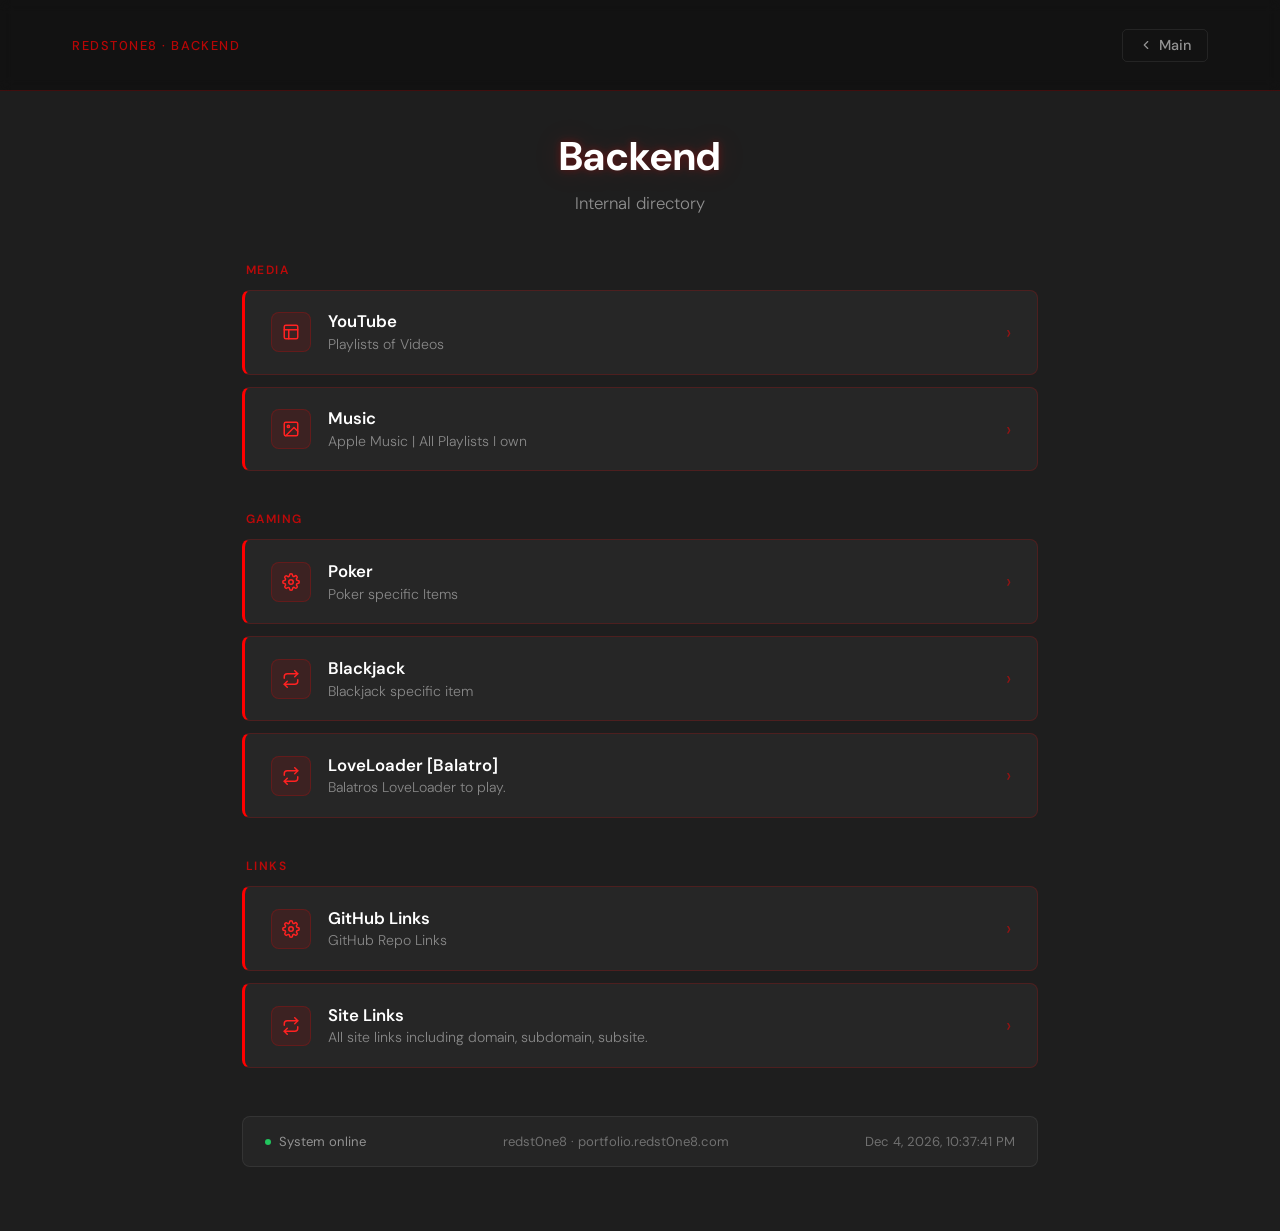
<file: old/index.html>
<!DOCTYPE html>
<html lang="en">
<head>
    <meta charset="UTF-8">
    <meta name="viewport" content="width=device-width, initial-scale=1.0">
    <title>Backend — redst0ne8</title>
    <link href="https://fonts.googleapis.com/css2?family=DM+Sans:ital,opsz,wght@0,9..40,300;0,9..40,400;0,9..40,500;0,9..40,700&display=swap" rel="stylesheet">
    <link rel="stylesheet" href="/style.css">
</head>
<body>

    <nav class="navbar">
        <div class="nav-container">
            <span class="nav-brand">redst0ne8 · Backend</span>
            <a class="nav-back" href="/backend/index.html">
                <svg width="14" height="14" viewBox="0 0 24 24" fill="none" stroke="currentColor" stroke-width="2" stroke-linecap="round" stroke-linejoin="round" aria-hidden="true"><polyline points="15 18 9 12 15 6"/></svg>
                Main
            </a>
        </div>
    </nav>

    <main class="backend-page">

        <div class="backend-header">
            <h1 class="backend-title">Backend</h1>
            <p class="backend-subtitle">Internal directory</p>
        </div>

        <!-- Media -->
        <p class="section-label">Media</p>
        <div class="dir-list">

            <a class="dir-card" href="media/youtube/main">
                <div class="dir-card-left">
                    <div class="dir-icon">
                        <svg width="18" height="18" viewBox="0 0 24 24" fill="none" stroke="currentColor" stroke-width="2" stroke-linecap="round" stroke-linejoin="round"><rect x="3" y="3" width="18" height="18" rx="2"/><path d="M3 9h18M9 21V9"/></svg>
                    </div>
                    <div class="dir-info">
                        <span class="dir-name">YouTube</span>
                        <span class="dir-desc">Playlists of Videos</span>
                    </div>
                </div>
                <span class="dir-arrow">›</span>
            </a>

            <a class="dir-card" href="media/apple-music/main">
                <div class="dir-card-left">
                    <div class="dir-icon">
                        <svg width="18" height="18" viewBox="0 0 24 24" fill="none" stroke="currentColor" stroke-width="2" stroke-linecap="round" stroke-linejoin="round"><rect x="3" y="3" width="18" height="18" rx="2" ry="2"/><circle cx="8.5" cy="8.5" r="1.5"/><polyline points="21 15 16 10 5 21"/></svg>
                    </div>
                    <div class="dir-info">
                        <span class="dir-name">Music</span>
                        <span class="dir-desc">Apple Music | All Playlists I own</span>
                    </div>
                </div>
                <span class="dir-arrow">›</span>
            </a>

        </div>

        <!-- Gaming -->
        <p class="section-label">Gaming</p>
        <div class="dir-list">

            <a class="dir-card" href="gaming/poker/poker-links">
                <div class="dir-card-left">
                    <div class="dir-icon">
                        <svg width="18" height="18" viewBox="0 0 24 24" fill="none" stroke="currentColor" stroke-width="2" stroke-linecap="round" stroke-linejoin="round"><circle cx="12" cy="12" r="3"/><path d="M19.4 15a1.65 1.65 0 0 0 .33 1.82l.06.06a2 2 0 0 1-2.83 2.83l-.06-.06a1.65 1.65 0 0 0-1.82-.33 1.65 1.65 0 0 0-1 1.51V21a2 2 0 0 1-4 0v-.09A1.65 1.65 0 0 0 9 19.4a1.65 1.65 0 0 0-1.82.33l-.06.06a2 2 0 0 1-2.83-2.83l.06-.06A1.65 1.65 0 0 0 4.68 15a1.65 1.65 0 0 0-1.51-1H3a2 2 0 0 1 0-4h.09A1.65 1.65 0 0 0 4.6 9a1.65 1.65 0 0 0-.33-1.82l-.06-.06a2 2 0 0 1 2.83-2.83l.06.06A1.65 1.65 0 0 0 9 4.68a1.65 1.65 0 0 0 1-1.51V3a2 2 0 0 1 4 0v.09a1.65 1.65 0 0 0 1 1.51 1.65 1.65 0 0 0 1.82-.33l.06-.06a2 2 0 0 1 2.83 2.83l-.06.06A1.65 1.65 0 0 0 19.4 9a1.65 1.65 0 0 0 1.51 1H21a2 2 0 0 1 0 4h-.09a1.65 1.65 0 0 0-1.51 1z"/></svg>
                    </div>
                    <div class="dir-info">
                        <span class="dir-name">Poker</span>
                        <span class="dir-desc">Poker specific Items</span>
                    </div>
                </div>
                <span class="dir-arrow">›</span>
            </a>

            <a class="dir-card" href="gaming/blackjack/main">
                <div class="dir-card-left">
                    <div class="dir-icon">
                        <svg width="18" height="18" viewBox="0 0 24 24" fill="none" stroke="currentColor" stroke-width="2" stroke-linecap="round" stroke-linejoin="round"><polyline points="17 1 21 5 17 9"/><path d="M3 11V9a4 4 0 0 1 4-4h14"/><polyline points="7 23 3 19 7 15"/><path d="M21 13v2a4 4 0 0 1-4 4H3"/></svg>
                    </div>
                    <div class="dir-info">
                        <span class="dir-name">Blackjack</span>
                        <span class="dir-desc">Blackjack specific item</span>
                    </div>
                </div>
                <span class="dir-arrow">›</span>
            </a>

            <a class="dir-card" href="gaming/loveloader/index">
                <div class="dir-card-left">
                    <div class="dir-icon">
                        <svg width="18" height="18" viewBox="0 0 24 24" fill="none" stroke="currentColor" stroke-width="2" stroke-linecap="round" stroke-linejoin="round"><polyline points="17 1 21 5 17 9"/><path d="M3 11V9a4 4 0 0 1 4-4h14"/><polyline points="7 23 3 19 7 15"/><path d="M21 13v2a4 4 0 0 1-4 4H3"/></svg>
                    </div>
                    <div class="dir-info">
                        <span class="dir-name">LoveLoader [Balatro]</span>
                        <span class="dir-desc">Balatros LoveLoader to play.</span>
                    </div>
                </div>
                <span class="dir-arrow">›</span>
            </a>

        </div>

        <!-- Links -->
        <p class="section-label">Links</p>
        <div class="dir-list">

            <a class="dir-card" href="links/gh-repos.html">
                <div class="dir-card-left">
                    <div class="dir-icon">
                        <svg width="18" height="18" viewBox="0 0 24 24" fill="none" stroke="currentColor" stroke-width="2" stroke-linecap="round" stroke-linejoin="round"><circle cx="12" cy="12" r="3"/><path d="M19.4 15a1.65 1.65 0 0 0 .33 1.82l.06.06a2 2 0 0 1-2.83 2.83l-.06-.06a1.65 1.65 0 0 0-1.82-.33 1.65 1.65 0 0 0-1 1.51V21a2 2 0 0 1-4 0v-.09A1.65 1.65 0 0 0 9 19.4a1.65 1.65 0 0 0-1.82.33l-.06.06a2 2 0 0 1-2.83-2.83l.06-.06A1.65 1.65 0 0 0 4.68 15a1.65 1.65 0 0 0-1.51-1H3a2 2 0 0 1 0-4h.09A1.65 1.65 0 0 0 4.6 9a1.65 1.65 0 0 0-.33-1.82l-.06-.06a2 2 0 0 1 2.83-2.83l.06.06A1.65 1.65 0 0 0 9 4.68a1.65 1.65 0 0 0 1-1.51V3a2 2 0 0 1 4 0v.09a1.65 1.65 0 0 0 1 1.51 1.65 1.65 0 0 0 1.82-.33l.06-.06a2 2 0 0 1 2.83 2.83l-.06.06A1.65 1.65 0 0 0 19.4 9a1.65 1.65 0 0 0 1.51 1H21a2 2 0 0 1 0 4h-.09a1.65 1.65 0 0 0-1.51 1z"/></svg>
                    </div>
                    <div class="dir-info">
                        <span class="dir-name">GitHub Links</span>
                        <span class="dir-desc">GitHub Repo Links</span>
                    </div>
                </div>
                <span class="dir-arrow">›</span>
            </a>

            <a class="dir-card" href="links/site-links">
                <div class="dir-card-left">
                    <div class="dir-icon">
                        <svg width="18" height="18" viewBox="0 0 24 24" fill="none" stroke="currentColor" stroke-width="2" stroke-linecap="round" stroke-linejoin="round"><polyline points="17 1 21 5 17 9"/><path d="M3 11V9a4 4 0 0 1 4-4h14"/><polyline points="7 23 3 19 7 15"/><path d="M21 13v2a4 4 0 0 1-4 4H3"/></svg>
                    </div>
                    <div class="dir-info">
                        <span class="dir-name">Site Links</span>
                        <span class="dir-desc">All site links including domain, subdomain, subsite.</span>
                    </div>
                </div>
                <span class="dir-arrow">›</span>
            </a>

        </div>

        <!-- Status bar -->
        <div class="status-bar">
            <div class="status-item">
                <span class="status-dot"></span>
                <span class="status-label">System online</span>
            </div>
            <div class="status-item">
                <span>redst0ne8 · portfolio.redst0ne8.com</span>
            </div>
            <div class="status-item" id="ts"></div>
        </div>

    </main>

    <script>
        function updateTs() {
            const el = document.getElementById('ts');
            const now = new Date();
            el.textContent = now.toLocaleString('en-US', {
                month: 'short', day: 'numeric', year: 'numeric',
                hour: '2-digit', minute: '2-digit', second: '2-digit'
            });
        }
        updateTs();
        setInterval(updateTs, 1000);
    </script>

</body>
</html>
</file>
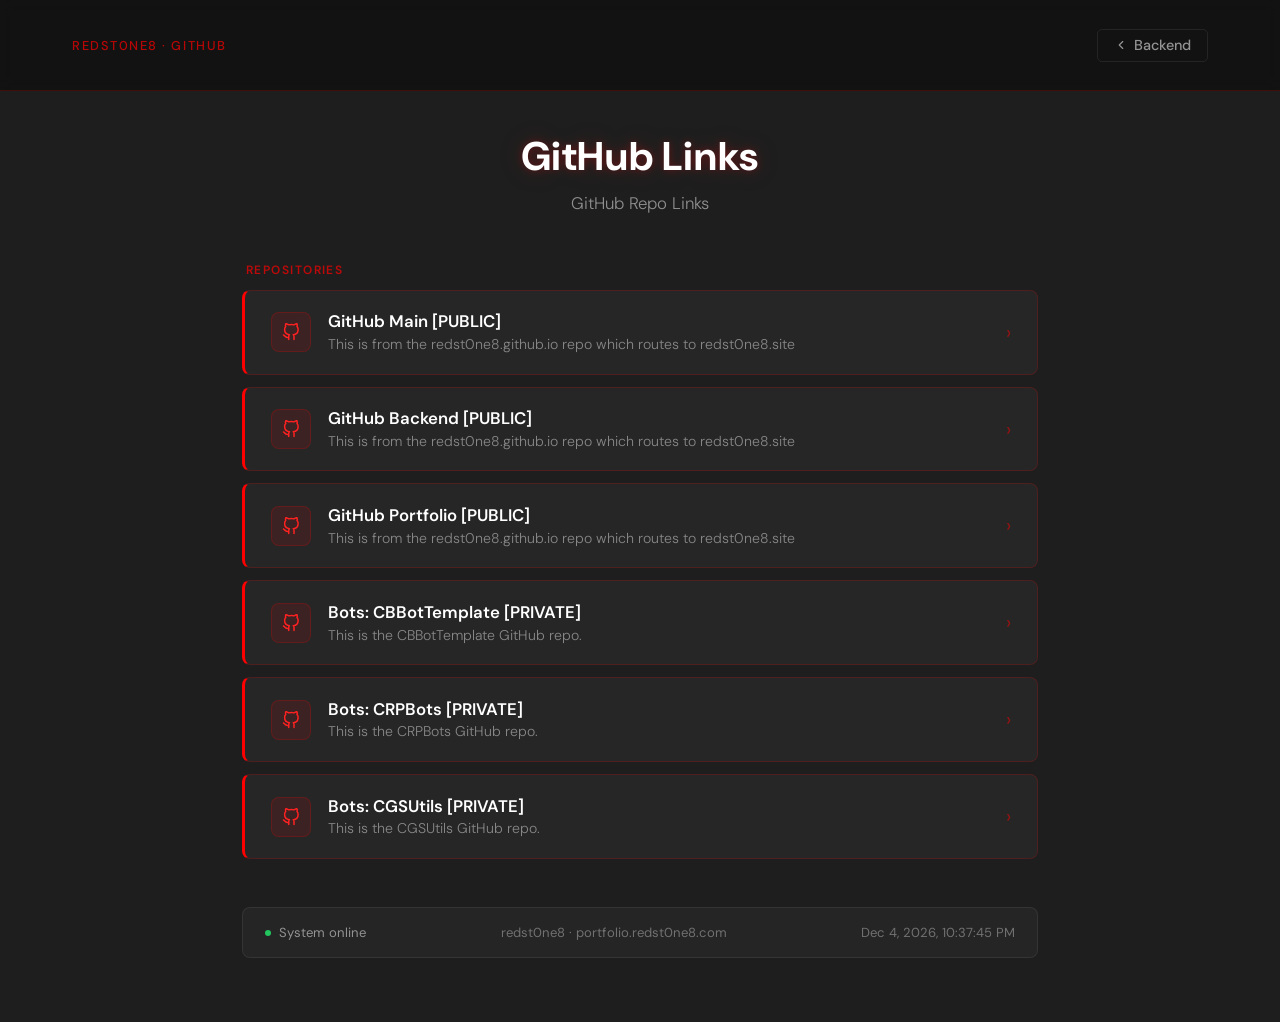
<file: links/gh-repos.html>
<!DOCTYPE html>
<html lang="en">
<head>
    <meta charset="UTF-8">
    <meta name="viewport" content="width=device-width, initial-scale=1.0">
    <title>GitHub Links — redst0ne8</title>
    <link href="https://fonts.googleapis.com/css2?family=DM+Sans:ital,opsz,wght@0,9..40,300;0,9..40,400;0,9..40,500;0,9..40,700&display=swap" rel="stylesheet">
    <link rel="stylesheet" href="/style.css">
</head>
<body>

    <nav class="navbar">
        <div class="nav-container">
            <span class="nav-brand">redst0ne8 · GitHub</span>
            <a class="nav-back" href="/backend/index.html">
                <svg width="14" height="14" viewBox="0 0 24 24" fill="none" stroke="currentColor" stroke-width="2" stroke-linecap="round" stroke-linejoin="round" aria-hidden="true"><polyline points="15 18 9 12 15 6"/></svg>
                Backend
            </a>
        </div>
    </nav>

    <main class="backend-page">

        <div class="backend-header">
            <h1 class="backend-title">GitHub Links</h1>
            <p class="backend-subtitle">GitHub Repo Links</p>
        </div>

        <p class="section-label">Repositories</p>
        <div class="dir-list">

            <!-- ↓ TEMPLATE — duplicate this block for each repo, update href/dir-name/dir-desc -->
            <a class="dir-card" href="https://github.com/redst0ne8/redst0ne8.github.io" target="_blank" rel="noopener">
                <div class="dir-card-left">
                    <div class="dir-icon">
                        <svg width="18" height="18" viewBox="0 0 24 24" fill="none" stroke="currentColor" stroke-width="2" stroke-linecap="round" stroke-linejoin="round"><path d="M9 19c-5 1.5-5-2.5-7-3m14 6v-3.87a3.37 3.37 0 0 0-.94-2.61c3.14-.35 6.44-1.54 6.44-7A5.44 5.44 0 0 0 20 4.77 5.07 5.07 0 0 0 19.91 1S18.73.65 16 2.48a13.38 13.38 0 0 0-7 0C6.27.65 5.09 1 5.09 1A5.07 5.07 0 0 0 5 4.77a5.44 5.44 0 0 0-1.5 3.78c0 5.42 3.3 6.61 6.44 7A3.37 3.37 0 0 0 9 18.13V22"/></svg>
                    </div>
                    <div class="dir-info">
                        <span class="dir-name">GitHub Main [PUBLIC]</span>
                        <span class="dir-desc">This is from the redst0ne8.github.io repo which routes to redst0ne8.site</span>
                    </div>
                </div>
                <span class="dir-arrow">›</span>
            </a>
            <!-- ↑ END TEMPLATE -->

            <a class="dir-card" href="https://github.com/redst0ne8/redst0ne8.github.io" target="_blank" rel="noopener">
                <div class="dir-card-left">
                    <div class="dir-icon">
                        <svg width="18" height="18" viewBox="0 0 24 24" fill="none" stroke="currentColor" stroke-width="2" stroke-linecap="round" stroke-linejoin="round"><path d="M9 19c-5 1.5-5-2.5-7-3m14 6v-3.87a3.37 3.37 0 0 0-.94-2.61c3.14-.35 6.44-1.54 6.44-7A5.44 5.44 0 0 0 20 4.77 5.07 5.07 0 0 0 19.91 1S18.73.65 16 2.48a13.38 13.38 0 0 0-7 0C6.27.65 5.09 1 5.09 1A5.07 5.07 0 0 0 5 4.77a5.44 5.44 0 0 0-1.5 3.78c0 5.42 3.3 6.61 6.44 7A3.37 3.37 0 0 0 9 18.13V22"/></svg>
                    </div>
                    <div class="dir-info">
                        <span class="dir-name">GitHub Backend [PUBLIC]</span>
                        <span class="dir-desc">This is from the redst0ne8.github.io repo which routes to redst0ne8.site</span>
                    </div>
                </div>
                <span class="dir-arrow">›</span>
            </a>

            <a class="dir-card" href="https://github.com/redst0ne8/redst0ne8.github.io" target="_blank" rel="noopener">
                <div class="dir-card-left">
                    <div class="dir-icon">
                        <svg width="18" height="18" viewBox="0 0 24 24" fill="none" stroke="currentColor" stroke-width="2" stroke-linecap="round" stroke-linejoin="round"><path d="M9 19c-5 1.5-5-2.5-7-3m14 6v-3.87a3.37 3.37 0 0 0-.94-2.61c3.14-.35 6.44-1.54 6.44-7A5.44 5.44 0 0 0 20 4.77 5.07 5.07 0 0 0 19.91 1S18.73.65 16 2.48a13.38 13.38 0 0 0-7 0C6.27.65 5.09 1 5.09 1A5.07 5.07 0 0 0 5 4.77a5.44 5.44 0 0 0-1.5 3.78c0 5.42 3.3 6.61 6.44 7A3.37 3.37 0 0 0 9 18.13V22"/></svg>
                    </div>
                    <div class="dir-info">
                        <span class="dir-name">GitHub Portfolio [PUBLIC]</span>
                        <span class="dir-desc">This is from the redst0ne8.github.io repo which routes to redst0ne8.site</span>
                    </div>
                </div>
                <span class="dir-arrow">›</span>
            </a>

            <a class="dir-card" href="https://github.com/redst0ne8/redst0ne8.github.io" target="_blank" rel="noopener">
                <div class="dir-card-left">
                    <div class="dir-icon">
                        <svg width="18" height="18" viewBox="0 0 24 24" fill="none" stroke="currentColor" stroke-width="2" stroke-linecap="round" stroke-linejoin="round"><path d="M9 19c-5 1.5-5-2.5-7-3m14 6v-3.87a3.37 3.37 0 0 0-.94-2.61c3.14-.35 6.44-1.54 6.44-7A5.44 5.44 0 0 0 20 4.77 5.07 5.07 0 0 0 19.91 1S18.73.65 16 2.48a13.38 13.38 0 0 0-7 0C6.27.65 5.09 1 5.09 1A5.07 5.07 0 0 0 5 4.77a5.44 5.44 0 0 0-1.5 3.78c0 5.42 3.3 6.61 6.44 7A3.37 3.37 0 0 0 9 18.13V22"/></svg>
                    </div>
                    <div class="dir-info">
                        <span class="dir-name">Bots: CBBotTemplate [PRIVATE]</span>
                        <span class="dir-desc">This is the CBBotTemplate GitHub repo.</span>
                    </div>
                </div>
                <span class="dir-arrow">›</span>
            </a>

    <a class="dir-card" href="https://github.com/redst0ne8/redst0ne8.github.io" target="_blank" rel="noopener">
                <div class="dir-card-left">
                    <div class="dir-icon">
                        <svg width="18" height="18" viewBox="0 0 24 24" fill="none" stroke="currentColor" stroke-width="2" stroke-linecap="round" stroke-linejoin="round"><path d="M9 19c-5 1.5-5-2.5-7-3m14 6v-3.87a3.37 3.37 0 0 0-.94-2.61c3.14-.35 6.44-1.54 6.44-7A5.44 5.44 0 0 0 20 4.77 5.07 5.07 0 0 0 19.91 1S18.73.65 16 2.48a13.38 13.38 0 0 0-7 0C6.27.65 5.09 1 5.09 1A5.07 5.07 0 0 0 5 4.77a5.44 5.44 0 0 0-1.5 3.78c0 5.42 3.3 6.61 6.44 7A3.37 3.37 0 0 0 9 18.13V22"/></svg>
                    </div>
                    <div class="dir-info">
                        <span class="dir-name">Bots: CRPBots [PRIVATE]</span>
                        <span class="dir-desc">This is the CRPBots GitHub repo.</span>
                    </div>
                </div>
                <span class="dir-arrow">›</span>
            </a>
            
            <a class="dir-card" href="https://github.com/redst0ne8/redst0ne8.github.io" target="_blank" rel="noopener">
                <div class="dir-card-left">
                    <div class="dir-icon">
                        <svg width="18" height="18" viewBox="0 0 24 24" fill="none" stroke="currentColor" stroke-width="2" stroke-linecap="round" stroke-linejoin="round"><path d="M9 19c-5 1.5-5-2.5-7-3m14 6v-3.87a3.37 3.37 0 0 0-.94-2.61c3.14-.35 6.44-1.54 6.44-7A5.44 5.44 0 0 0 20 4.77 5.07 5.07 0 0 0 19.91 1S18.73.65 16 2.48a13.38 13.38 0 0 0-7 0C6.27.65 5.09 1 5.09 1A5.07 5.07 0 0 0 5 4.77a5.44 5.44 0 0 0-1.5 3.78c0 5.42 3.3 6.61 6.44 7A3.37 3.37 0 0 0 9 18.13V22"/></svg>
                    </div>
                    <div class="dir-info">
                        <span class="dir-name">Bots: CGSUtils [PRIVATE]</span>
                        <span class="dir-desc">This is the CGSUtils GitHub repo.</span>
                    </div>
                </div>
                <span class="dir-arrow">›</span>
            </a>

        </div>

        <!-- Status bar -->
        <div class="status-bar">
            <div class="status-item">
                <span class="status-dot"></span>
                <span class="status-label">System online</span>
            </div>
            <div class="status-item">
                <span>redst0ne8 · portfolio.redst0ne8.com</span>
            </div>
            <div class="status-item" id="ts"></div>
        </div>

    </main>

    <script>
        function updateTs() {
            const el = document.getElementById('ts');
            const now = new Date();
            el.textContent = now.toLocaleString('en-US', {
                month: 'short', day: 'numeric', year: 'numeric',
                hour: '2-digit', minute: '2-digit', second: '2-digit'
            });
        }
        updateTs();
        setInterval(updateTs, 1000);
    </script>

</body>
</html>
</file>
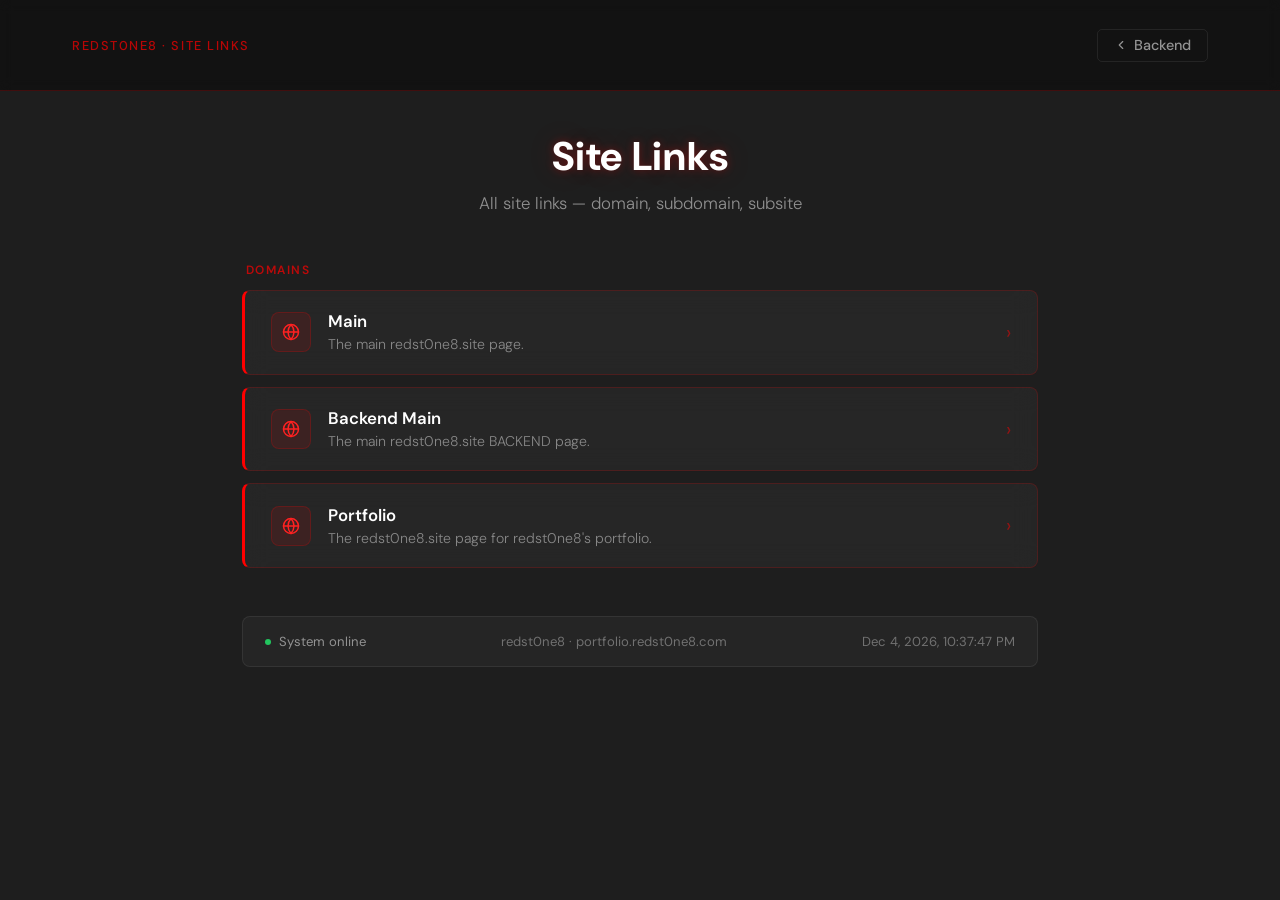
<file: links/site-links.html>
<!DOCTYPE html>
<html lang="en">
<head>
    <meta charset="UTF-8">
    <meta name="viewport" content="width=device-width, initial-scale=1.0">
    <title>Site Links — redst0ne8</title>
    <link href="https://fonts.googleapis.com/css2?family=DM+Sans:ital,opsz,wght@0,9..40,300;0,9..40,400;0,9..40,500;0,9..40,700&display=swap" rel="stylesheet">
    <link rel="stylesheet" href="/style.css">
</head>
<body>

    <nav class="navbar">
        <div class="nav-container">
            <span class="nav-brand">redst0ne8 · Site Links</span>
            <a class="nav-back" href="/backend/index.html">
                <svg width="14" height="14" viewBox="0 0 24 24" fill="none" stroke="currentColor" stroke-width="2" stroke-linecap="round" stroke-linejoin="round" aria-hidden="true"><polyline points="15 18 9 12 15 6"/></svg>
                Backend
            </a>
        </div>
    </nav>

    <main class="backend-page">

        <div class="backend-header">
            <h1 class="backend-title">Site Links</h1>
            <p class="backend-subtitle">All site links — domain, subdomain, subsite</p>
        </div>

        <p class="section-label">Domains</p>
        <div class="dir-list">

            <!-- ↓ TEMPLATE — duplicate for each domain/subdomain/subsite, update href/dir-name/dir-desc -->
            <a class="dir-card" href="https://www.redst0ne8.site/" target="_blank" rel="noopener">
                <div class="dir-card-left">
                    <div class="dir-icon">
                        <svg width="18" height="18" viewBox="0 0 24 24" fill="none" stroke="currentColor" stroke-width="2" stroke-linecap="round" stroke-linejoin="round"><circle cx="12" cy="12" r="10"/><line x1="2" y1="12" x2="22" y2="12"/><path d="M12 2a15.3 15.3 0 0 1 4 10 15.3 15.3 0 0 1-4 10 15.3 15.3 0 0 1-4-10 15.3 15.3 0 0 1 4-10z"/></svg>
                    </div>
                    <div class="dir-info">
                        <span class="dir-name">Main</span>
                        <span class="dir-desc">The main redst0ne8.site page.</span>
                    </div>
                </div>
                <span class="dir-arrow">›</span>
            </a>
            <!-- ↑ END TEMPLATE -->

            <a class="dir-card" href="https://backend.redst0ne8.site/" target="_blank" rel="noopener">
                <div class="dir-card-left">
                    <div class="dir-icon">
                        <svg width="18" height="18" viewBox="0 0 24 24" fill="none" stroke="currentColor" stroke-width="2" stroke-linecap="round" stroke-linejoin="round"><circle cx="12" cy="12" r="10"/><line x1="2" y1="12" x2="22" y2="12"/><path d="M12 2a15.3 15.3 0 0 1 4 10 15.3 15.3 0 0 1-4 10 15.3 15.3 0 0 1-4-10 15.3 15.3 0 0 1 4-10z"/></svg>
                    </div>
                    <div class="dir-info">
                        <span class="dir-name">Backend Main</span>
                        <span class="dir-desc">The main redst0ne8.site BACKEND page.</span>
                    </div>
                </div>
                <span class="dir-arrow">›</span>
            </a>

            <a class="dir-card" href="https://portfolio.redst0ne8.site/" target="_blank" rel="noopener">
                <div class="dir-card-left">
                    <div class="dir-icon">
                        <svg width="18" height="18" viewBox="0 0 24 24" fill="none" stroke="currentColor" stroke-width="2" stroke-linecap="round" stroke-linejoin="round"><circle cx="12" cy="12" r="10"/><line x1="2" y1="12" x2="22" y2="12"/><path d="M12 2a15.3 15.3 0 0 1 4 10 15.3 15.3 0 0 1-4 10 15.3 15.3 0 0 1-4-10 15.3 15.3 0 0 1 4-10z"/></svg>
                    </div>
                    <div class="dir-info">
                        <span class="dir-name">Portfolio</span>
                        <span class="dir-desc">The redst0ne8.site page for redst0ne8's portfolio.</span>
                    </div>
                </div>
                <span class="dir-arrow">›</span>
            </a>
        </div>

        <!-- Status bar -->
        <div class="status-bar">
            <div class="status-item">
                <span class="status-dot"></span>
                <span class="status-label">System online</span>
            </div>
            <div class="status-item">
                <span>redst0ne8 · portfolio.redst0ne8.com</span>
            </div>
            <div class="status-item" id="ts"></div>
        </div>

    </main>

    <script>
        function updateTs() {
            const el = document.getElementById('ts');
            const now = new Date();
            el.textContent = now.toLocaleString('en-US', {
                month: 'short', day: 'numeric', year: 'numeric',
                hour: '2-digit', minute: '2-digit', second: '2-digit'
            });
        }
        updateTs();
        setInterval(updateTs, 1000);
    </script>

</body>
</html>
</file>
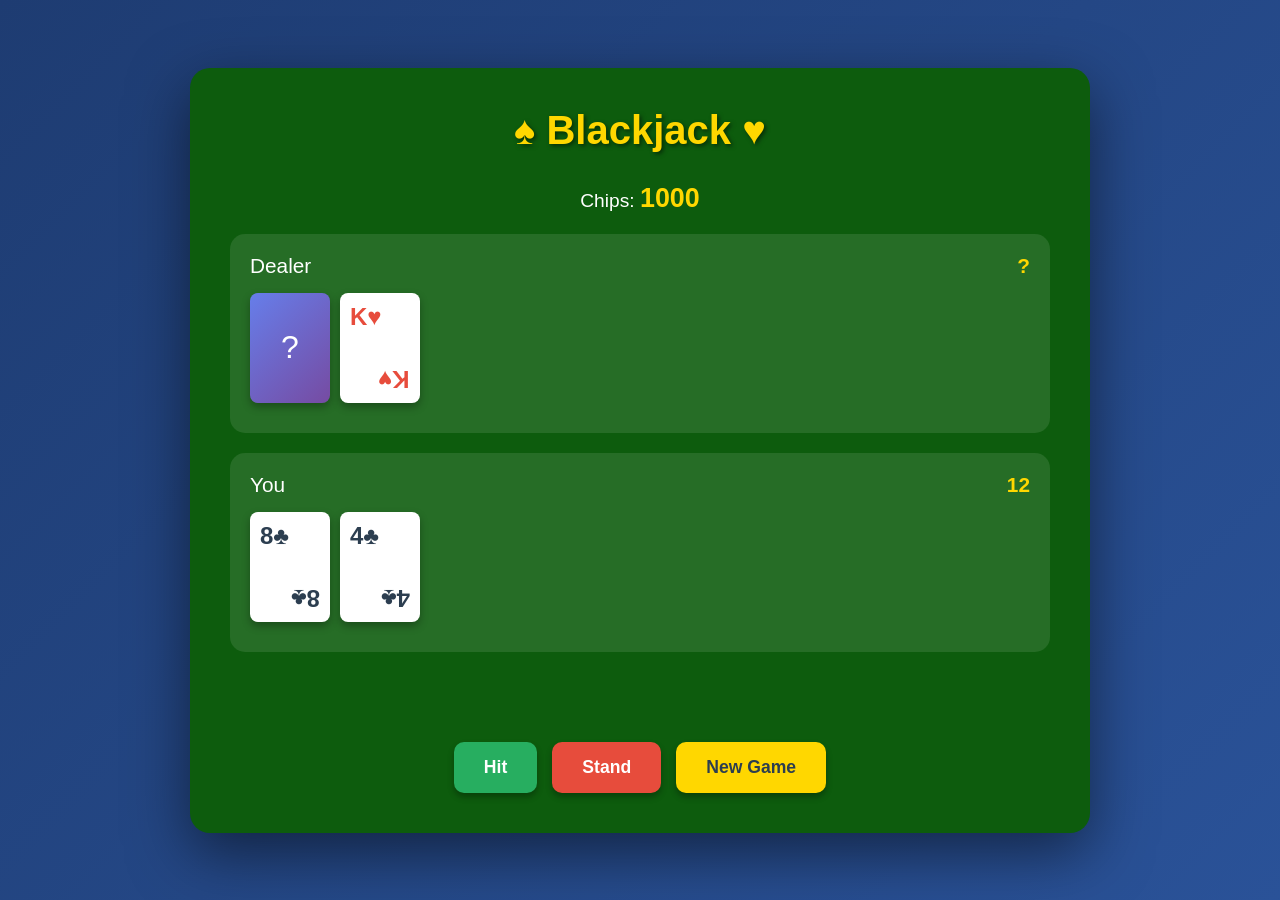
<file: gaming/blackjack/main.html>
<!DOCTYPE html>
<html lang="en">
<head>
    <meta charset="UTF-8">
    <meta name="viewport" content="width=device-width, initial-scale=1.0">
    <title>Blackjack</title>
    <style>
        * {
            margin: 0;
            padding: 0;
            box-sizing: border-box;
        }

        body {
            font-family: Arial, sans-serif;
            background: linear-gradient(135deg, #1e3c72 0%, #2a5298 100%);
            display: flex;
            justify-content: center;
            align-items: center;
            min-height: 100vh;
            padding: 20px;
        }

        .game-container {
            background: #0d5c0d;
            border-radius: 20px;
            padding: 40px;
            box-shadow: 0 20px 60px rgba(0, 0, 0, 0.5);
            max-width: 900px;
            width: 100%;
        }

        h1 {
            color: #ffd700;
            text-align: center;
            margin-bottom: 30px;
            font-size: 2.5em;
            text-shadow: 2px 2px 4px rgba(0, 0, 0, 0.5);
        }

        .hand {
            background: rgba(255, 255, 255, 0.1);
            border-radius: 15px;
            padding: 20px;
            margin-bottom: 20px;
        }

        .hand-title {
            color: #fff;
            font-size: 1.3em;
            margin-bottom: 15px;
            display: flex;
            justify-content: space-between;
            align-items: center;
        }

        .score {
            color: #ffd700;
            font-weight: bold;
        }

        .cards {
            display: flex;
            gap: 10px;
            flex-wrap: wrap;
            min-height: 120px;
        }

        .card {
            width: 80px;
            height: 110px;
            background: white;
            border-radius: 8px;
            display: flex;
            flex-direction: column;
            justify-content: space-between;
            padding: 10px;
            box-shadow: 0 4px 8px rgba(0, 0, 0, 0.3);
            font-size: 1.5em;
            font-weight: bold;
        }

        .card.red {
            color: #e74c3c;
        }

        .card.black {
            color: #2c3e50;
        }

        .card-back {
            width: 80px;
            height: 110px;
            background: linear-gradient(135deg, #667eea 0%, #764ba2 100%);
            border-radius: 8px;
            display: flex;
            justify-content: center;
            align-items: center;
            box-shadow: 0 4px 8px rgba(0, 0, 0, 0.3);
            color: white;
            font-size: 2em;
        }

        .controls {
            display: flex;
            gap: 15px;
            justify-content: center;
            margin-top: 30px;
            flex-wrap: wrap;
        }

        button {
            padding: 15px 30px;
            font-size: 1.1em;
            border: none;
            border-radius: 10px;
            cursor: pointer;
            font-weight: bold;
            transition: all 0.3s;
            box-shadow: 0 4px 6px rgba(0, 0, 0, 0.3);
        }

        button:hover {
            transform: translateY(-2px);
            box-shadow: 0 6px 12px rgba(0, 0, 0, 0.4);
        }

        button:active {
            transform: translateY(0);
        }

        .hit-btn {
            background: #27ae60;
            color: white;
        }

        .hit-btn:hover {
            background: #2ecc71;
        }

        .stand-btn {
            background: #e74c3c;
            color: white;
        }

        .stand-btn:hover {
            background: #c0392b;
        }

        .new-game-btn {
            background: #ffd700;
            color: #2c3e50;
        }

        .new-game-btn:hover {
            background: #f1c40f;
        }

        button:disabled {
            opacity: 0.5;
            cursor: not-allowed;
            transform: none;
        }

        .message {
            text-align: center;
            font-size: 1.5em;
            color: #ffd700;
            margin-top: 20px;
            min-height: 40px;
            font-weight: bold;
            text-shadow: 2px 2px 4px rgba(0, 0, 0, 0.5);
        }

        .chips {
            text-align: center;
            color: #fff;
            font-size: 1.2em;
            margin-bottom: 20px;
        }

        .chips-amount {
            color: #ffd700;
            font-weight: bold;
            font-size: 1.4em;
        }
    </style>
</head>
<body>
    <div class="game-container">
        <h1>♠️ Blackjack ♥️</h1>
        
        <div class="chips">
            Chips: <span class="chips-amount" id="chips">1000</span>
        </div>

        <div class="hand">
            <div class="hand-title">
                <span>Dealer</span>
                <span class="score" id="dealer-score"></span>
            </div>
            <div class="cards" id="dealer-cards"></div>
        </div>

        <div class="hand">
            <div class="hand-title">
                <span>You</span>
                <span class="score" id="player-score"></span>
            </div>
            <div class="cards" id="player-cards"></div>
        </div>

        <div class="message" id="message"></div>

        <div class="controls">
            <button class="hit-btn" id="hit-btn" onclick="hit()">Hit</button>
            <button class="stand-btn" id="stand-btn" onclick="stand()">Stand</button>
            <button class="new-game-btn" onclick="newGame()">New Game</button>
        </div>
    </div>

    <script>
        let deck = [];
        let playerHand = [];
        let dealerHand = [];
        let gameOver = false;
        let chips = 1000;
        let dealerHidden = true;

        const suits = ['♠️', '♥️', '♣️', '♦️'];
        const values = ['A', '2', '3', '4', '5', '6', '7', '8', '9', '10', 'J', 'Q', 'K'];

        function createDeck() {
            deck = [];
            for (let suit of suits) {
                for (let value of values) {
                    deck.push({ suit, value });
                }
            }
            shuffleDeck();
        }

        function shuffleDeck() {
            for (let i = deck.length - 1; i > 0; i--) {
                const j = Math.floor(Math.random() * (i + 1));
                [deck[i], deck[j]] = [deck[j], deck[i]];
            }
        }

        function getCardValue(card) {
            if (card.value === 'A') return 11;
            if (['J', 'Q', 'K'].includes(card.value)) return 10;
            return parseInt(card.value);
        }

        function calculateScore(hand) {
            let score = 0;
            let aces = 0;

            for (let card of hand) {
                score += getCardValue(card);
                if (card.value === 'A') aces++;
            }

            while (score > 21 && aces > 0) {
                score -= 10;
                aces--;
            }

            return score;
        }

        function drawCard() {
            return deck.pop();
        }

        function displayCard(card) {
            const isRed = card.suit === '♥️' || card.suit === '♦️';
            return `<div class="card ${isRed ? 'red' : 'black'}">
                <div>${card.value}${card.suit}</div>
                <div style="align-self: flex-end; transform: rotate(180deg)">${card.value}${card.suit}</div>
            </div>`;
        }

        function displayHiddenCard() {
            return `<div class="card-back">?</div>`;
        }

        function updateDisplay() {
            const dealerCardsEl = document.getElementById('dealer-cards');
            const playerCardsEl = document.getElementById('player-cards');
            const dealerScoreEl = document.getElementById('dealer-score');
            const playerScoreEl = document.getElementById('player-score');

            playerCardsEl.innerHTML = playerHand.map(card => displayCard(card)).join('');
            playerScoreEl.textContent = calculateScore(playerHand);

            if (dealerHidden && !gameOver) {
                dealerCardsEl.innerHTML = displayHiddenCard() + dealerHand.slice(1).map(card => displayCard(card)).join('');
                dealerScoreEl.textContent = '?';
            } else {
                dealerCardsEl.innerHTML = dealerHand.map(card => displayCard(card)).join('');
                dealerScoreEl.textContent = calculateScore(dealerHand);
            }

            document.getElementById('chips').textContent = chips;
        }

        function hit() {
            if (gameOver) return;

            playerHand.push(drawCard());
            updateDisplay();

            const playerScore = calculateScore(playerHand);
            if (playerScore > 21) {
                endGame('Bust! You lose! 💥');
                chips -= 50;
            } else if (playerScore === 21) {
                stand();
            }
        }

        function stand() {
            if (gameOver) return;

            dealerHidden = false;
            
            while (calculateScore(dealerHand) < 17) {
                dealerHand.push(drawCard());
            }

            updateDisplay();

            const playerScore = calculateScore(playerHand);
            const dealerScore = calculateScore(dealerHand);

            if (dealerScore > 21) {
                endGame('Dealer busts! You win! 🎉');
                chips += 50;
            } else if (playerScore > dealerScore) {
                endGame('You win! 🎉');
                chips += 50;
            } else if (playerScore < dealerScore) {
                endGame('Dealer wins! 😔');
                chips -= 50;
            } else {
                endGame("It's a tie! 🤝");
            }
        }

        function endGame(message) {
            gameOver = true;
            document.getElementById('message').textContent = message;
            document.getElementById('hit-btn').disabled = true;
            document.getElementById('stand-btn').disabled = true;
            updateDisplay();

            if (chips <= 0) {
                setTimeout(() => {
                    alert('You ran out of chips! Starting over with 1000 chips.');
                    chips = 1000;
                    newGame();
                }, 1000);
            }
        }

        function newGame() {
            createDeck();
            playerHand = [drawCard(), drawCard()];
            dealerHand = [drawCard(), drawCard()];
            gameOver = false;
            dealerHidden = true;

            document.getElementById('message').textContent = '';
            document.getElementById('hit-btn').disabled = false;
            document.getElementById('stand-btn').disabled = false;

            updateDisplay();

            // Check for blackjack
            if (calculateScore(playerHand) === 21) {
                dealerHidden = false;
                if (calculateScore(dealerHand) === 21) {
                    endGame("Both have Blackjack! It's a tie! 🤝");
                } else {
                    endGame('Blackjack! You win! 🎉');
                    chips += 75;
                }
            }
        }

        // Start the game
        newGame();
    </script>
</body>
</html>
</file>
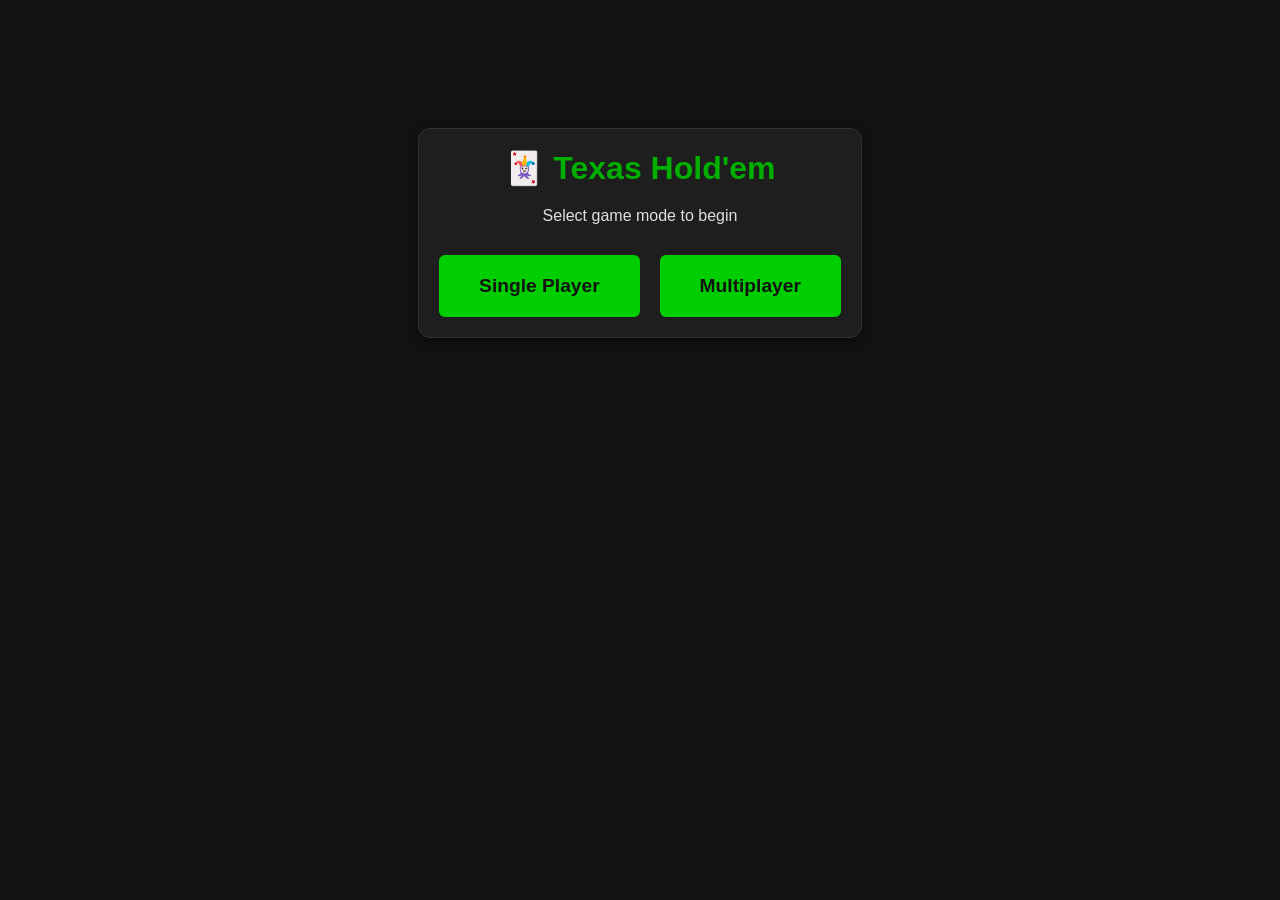
<file: gaming/poker/control.html>
<!DOCTYPE html>
<html lang="en">
<head>
    <meta charset="UTF-8">
    <title>Texas Hold'em Control Panel - Dark Mode</title>
    <link rel="stylesheet" href="styles.css">
</head>
<body>

    <div id="modeSelection" class="section-container" style="text-align: center; max-width: 500px; margin: 100px auto;">
        <h1>🃏 Texas Hold'em</h1>
        <p style="margin-bottom: 30px;">Select game mode to begin</p>
        <div style="display: flex; gap: 20px; justify-content: center;">
            <button onclick="startSinglePlayer()" style="font-size: 1.2em; padding: 20px 40px; margin: 0;">Single Player</button>
            <button onclick="startMultiplayer()" style="font-size: 1.2em; padding: 20px 40px; margin: 0;">Multiplayer</button>
        </div>
    </div>

    <div id="gameContent" style="display: none;">
        <h1>🃏 Hold'em Control Panel</h1>
        <p id="gameModeText">Use this panel to manage the game and display community cards.</p>

    <div class="section-container" id="multiplayerGameControls">
        <h2>Game Controls</h2>
        <div class="flex-row">
            <div>
                <label for="playerCount">Number of Players (2-50):</label>
                <input type="number" id="playerCount" min="2" max="50" value="6">
            </div>
            <div>
                <label for="startingBalance">Starting Balance:</label>
                <input type="number" id="startingBalance" min="0" value="1000">
            </div>
            <button onclick="initializeGame()">Initialize Game</button>
        </div>

        <div class="flex-row" style="margin-top: 20px; padding-top: 20px; border-top: 1px solid #444;">
            <div>
                <label>Current Pot:</label>
                <div style="font-size: 1.5em; color: #00ce00; font-weight: bold;">$<span id="currentPot">0</span></div>
            </div>
            <button onclick="resetPot()" style="align-self: flex-end;" id="resetPotBtn">Reset Pot</button>
        </div>

        <div id="playerControls" style="display: flex; flex-wrap: wrap; gap: 15px;">
        </div>
    </div>

    <div class="section-container" id="multiplayerWinners">
        <h2>Winners</h2>
        <div style="display: flex; gap: 20px; flex-wrap: wrap;">
            <div style="flex: 1; min-width: 300px;">
                <h3>Declare Winner</h3>
                <div class="flex-row">
                    <div>
                        <label for="winnerPlayer">Winner:</label>
                        <select id="winnerPlayer"></select>
                    </div>
                    <div>
                        <label for="winnerReason">Winning Hand:</label>
                        <select id="winnerReason">
                            <option value="">-- Select Hand --</option>
                            <option value="Royal Flush">Royal Flush</option>
                            <option value="Straight Flush">Straight Flush</option>
                            <option value="Four of a Kind">Four of a Kind</option>
                            <option value="Full House">Full House</option>
                            <option value="Flush">Flush</option>
                            <option value="Straight">Straight</option>
                            <option value="Three of a Kind">Three of a Kind</option>
                            <option value="Two Pair">Two Pair</option>
                            <option value="One Pair">One Pair</option>
                            <option value="High Card">High Card</option>
                        </select>
                    </div>
                    <button onclick="setWinner()" style="align-self: flex-end;">Set Winner</button>
                    <button onclick="clearWinner()" style="align-self: flex-end;">Clear Winner</button>
                </div>
            </div>
            <div style="flex: 1; min-width: 300px; background-color: #2a2a2a; padding: 15px; border-radius: 8px; border: 1px solid #444;">
                <h3 style="margin-top: 0;">Hand Rankings (Best to Worst)</h3>
                <div style="font-size: 0.9em; line-height: 1.6;">
                    <p style="margin: 8px 0;"><strong>1. Royal Flush:</strong> A, K, Q, J, 10 of same suit</p>
                    <p style="margin: 8px 0;"><strong>2. Straight Flush:</strong> Five consecutive cards, same suit</p>
                    <p style="margin: 8px 0;"><strong>3. Four of a Kind:</strong> Four cards of same rank</p>
                    <p style="margin: 8px 0;"><strong>4. Full House:</strong> Three of a kind + a pair</p>
                    <p style="margin: 8px 0;"><strong>5. Flush:</strong> Five cards of same suit</p>
                    <p style="margin: 8px 0;"><strong>6. Straight:</strong> Five consecutive cards, mixed suits</p>
                    <p style="margin: 8px 0;"><strong>7. Three of a Kind:</strong> Three cards of same rank</p>
                    <p style="margin: 8px 0;"><strong>8. Two Pair:</strong> Two different pairs</p>
                    <p style="margin: 8px 0;"><strong>9. One Pair:</strong> Two cards of same rank</p>
                    <p style="margin: 8px 0;"><strong>10. High Card:</strong> Highest single card wins</p>
                </div>
            </div>
        </div>
    </div>

    <div class="section-container" id="multiplayerCommunityCards">
        <h2>Community Cards</h2>
        <h3>The Flop (Cards 1, 2, 3)</h3>
        <div class="flex-row">
            <div>
                <label for="flop1">Card 1:</label>
                <select id="flop1" onchange="updateCards()"></select>
            </div>
            <div>
                <label for="flop2">Card 2:</label>
                <select id="flop2" onchange="updateCards()"></select>
            </div>
            <div>
                <label for="flop3">Card 3:</label>
                <select id="flop3" onchange="updateCards()"></select>
            </div>
            <button onclick="revealCards('flop')">Reveal Flop (All 3)</button>
            <button onclick="hideCards('flop')">Hide Flop</button>
        </div>

        <h3>The Turn (Card 4)</h3>
        <div class="flex-row">
            <div>
                <label for="turn">Card 4:</label>
                <select id="turn" onchange="updateCards()"></select>
                <button onclick="revealCards('turn')">Reveal Turn</button>
                <button onclick="hideCards('turn')">Hide Turn</button>
            </div>
        </div>

        <h3>The River (Card 5)</h3>
        <div class="flex-row">
            <div>
                <label for="river">Card 5:</label>
                <select id="river" onchange="updateCards()"></select>
                <button onclick="revealCards('river')">Reveal River</button>
                <button onclick="hideCards('river')">Hide River</button>
            </div>
        </div>
    </div>

    <!-- Single Player Controls -->
    <div id="singlePlayerControls" style="display: none;">
        <div class="section-container">
            <h2>Game Controls</h2>
            <div class="flex-row">
                <button onclick="resetSinglePlayerGame()">New Game</button>
            </div>
            
            <div class="flex-row" style="margin-top: 20px; padding-top: 20px; border-top: 1px solid #444;">
                <div>
                    <label>Current Pot:</label>
                    <div style="font-size: 1.5em; color: #00ce00; font-weight: bold;">$<span id="currentPotSingle">0</span></div>
                </div>
            </div>
            
            <div id="humanPlayerControl"></div>
        </div>
    </div>
    
    </div>
    
    <script src="script.js"></script>
</body>
</html>
</file>
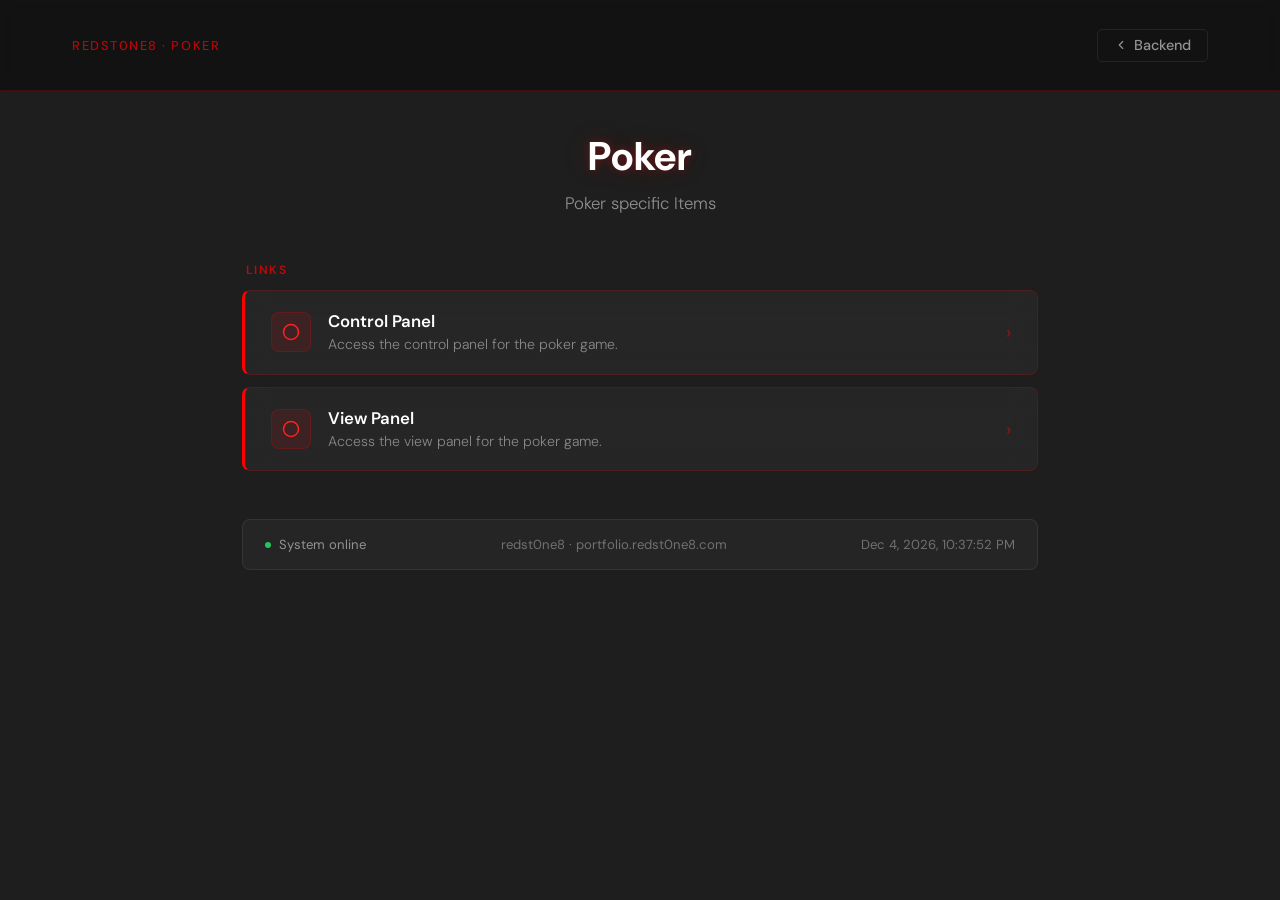
<file: gaming/poker/poker-links.html>
<!DOCTYPE html>
<html lang="en">
<head>
    <meta charset="UTF-8">
    <meta name="viewport" content="width=device-width, initial-scale=1.0">
    <title>Poker — redst0ne8</title>
    <link href="https://fonts.googleapis.com/css2?family=DM+Sans:ital,opsz,wght@0,9..40,300;0,9..40,400;0,9..40,500;0,9..40,700&display=swap" rel="stylesheet">
    <link rel="stylesheet" href="/style.css">
</head>
<body>

    <nav class="navbar">
        <div class="nav-container">
            <span class="nav-brand">redst0ne8 · Poker</span>
            <a class="nav-back" href="/backend">
                <svg width="14" height="14" viewBox="0 0 24 24" fill="none" stroke="currentColor" stroke-width="2" stroke-linecap="round" stroke-linejoin="round" aria-hidden="true"><polyline points="15 18 9 12 15 6"/></svg>
                Backend
            </a>
        </div>
    </nav>

    <main class="backend-page">

        <div class="backend-header">
            <h1 class="backend-title">Poker</h1>
            <p class="backend-subtitle">Poker specific Items</p>
        </div>

        <p class="section-label">Links</p>
        <div class="dir-list">

            <!-- Add poker-specific links/cards below -->
            <a class="dir-card" href="control.html">
                <div class="dir-card-left">
                    <div class="dir-icon">
                        <svg width="18" height="18" viewBox="0 0 24 24" fill="none" stroke="currentColor" stroke-width="2" stroke-linecap="round" stroke-linejoin="round"><circle cx="12" cy="12" r="10"/></svg>
                    </div>
                    <div class="dir-info">
                        <span class="dir-name">Control Panel</span>
                        <span class="dir-desc">Access the control panel for the poker game.</span>
                    </div>
                </div>
                <span class="dir-arrow">›</span>
            </a>

            <a class="dir-card" href="view.html">
                <div class="dir-card-left">
                    <div class="dir-icon">
                        <svg width="18" height="18" viewBox="0 0 24 24" fill="none" stroke="currentColor" stroke-width="2" stroke-linecap="round" stroke-linejoin="round"><circle cx="12" cy="12" r="10"/></svg>
                    </div>
                    <div class="dir-info">
                        <span class="dir-name">View Panel</span>
                        <span class="dir-desc">Access the view panel for the poker game.</span>
                    </div>
                </div>
                <span class="dir-arrow">›</span>
            </a>
            
        </div>

        <!-- Status bar -->
        <div class="status-bar">
            <div class="status-item">
                <span class="status-dot"></span>
                <span class="status-label">System online</span>
            </div>
            <div class="status-item">
                <span>redst0ne8 · portfolio.redst0ne8.com</span>
            </div>
            <div class="status-item" id="ts"></div>
        </div>

    </main>

    <script>
        function updateTs() {
            const el = document.getElementById('ts');
            const now = new Date();
            el.textContent = now.toLocaleString('en-US', {
                month: 'short', day: 'numeric', year: 'numeric',
                hour: '2-digit', minute: '2-digit', second: '2-digit'
            });
        }
        updateTs();
        setInterval(updateTs, 1000);
    </script>

</body>
</html>
</file>
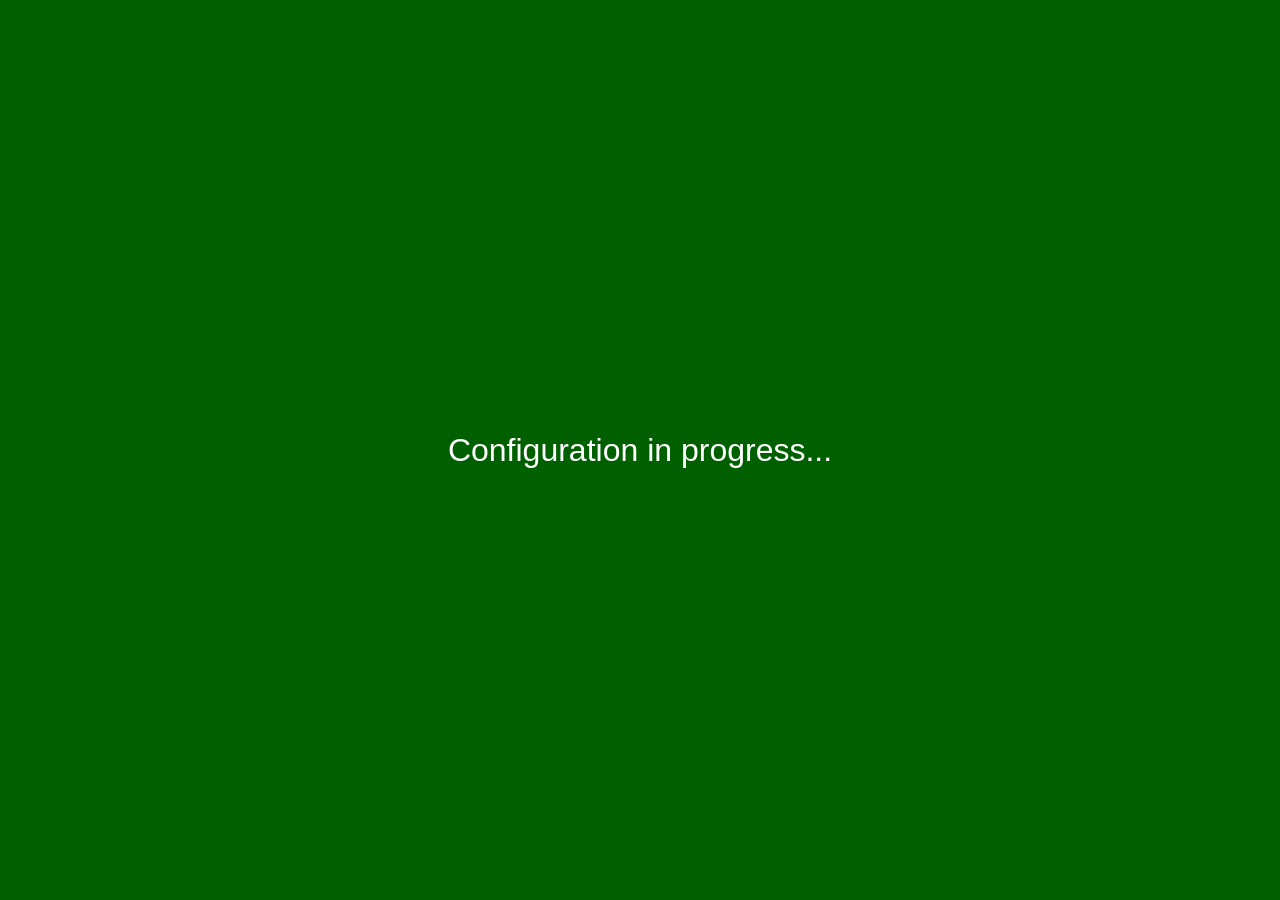
<file: gaming/poker/view.html>
<!DOCTYPE html>
<html lang="en">
<head>
    <meta charset="UTF-8">
    <title>Texas Hold'em Public View</title>
    <style>
        body { 
            font-family: 'Segoe UI', Tahoma, Geneva, Verdana, sans-serif; 
            display: flex; 
            flex-direction: column;
            justify-content: center; 
            align-items: center; 
            height: 100vh; 
            margin: 0; 
            background-color: #006000;
            color: white;
            overflow: hidden;
            position: relative;
        }

        h1 { font-size: 3em; margin-bottom: 40px; }

        .winner-banner {
            position: absolute;
            top: 20px;
            left: 50%;
            transform: translateX(-50%);
            background: linear-gradient(135deg, #ffd700, #ffed4e);
            color: #000;
            padding: 15px 40px;
            border-radius: 10px;
            font-size: 1.5em;
            font-weight: bold;
            box-shadow: 0 4px 15px rgba(255, 215, 0, 0.6);
            border: 3px solid #ff8c00;
            z-index: 100;
            text-align: center;
            animation: winnerPulse 2s infinite;
        }

        @keyframes winnerPulse {
            0%, 100% { transform: translateX(-50%) scale(1); }
            50% { transform: translateX(-50%) scale(1.05); }
        }

        .winner-banner .winner-name {
            font-size: 1.3em;
            text-shadow: 2px 2px 4px rgba(0, 0, 0, 0.3);
        }

        .winner-banner .winner-hand {
            font-size: 0.8em;
            margin-top: 5px;
            color: #333;
        }

        .board { 
            display: flex; 
            gap: 20px; 
            padding: 30px; 
            border: 5px solid #a0a0a0; 
            border-radius: 15px; 
            background-color: #008000;
            box-shadow: 0 0 20px rgba(0, 0, 0, 0.5);
            z-index: 10;
            position: relative;
        }

        .pot-display {
            position: absolute;
            bottom: -60px;
            left: 50%;
            transform: translateX(-50%);
            background-color: rgba(0, 0, 0, 0.9);
            color: #ffd700;
            padding: 12px 30px;
            border-radius: 10px;
            border: 3px solid #ffd700;
            font-size: 1.5em;
            font-weight: bold;
            box-shadow: 0 4px 12px rgba(255, 215, 0, 0.4);
            white-space: nowrap;
        }

        .pot-display .pot-label {
            font-size: 0.7em;
            color: #ccc;
            display: block;
        }

        .card-container {
            display: flex;
            gap: 10px;
            position: relative;
        }

        .card {
            width: 100px;
            height: 150px;
            background-color: white;
            border: 1px solid #333;
            border-radius: 8px;
            display: flex;
            justify-content: center;
            align-items: center;
            font-size: 2.5em;
            font-weight: bold;
            box-shadow: 2px 2px 5px rgba(0, 0, 0, 0.3);
            transition: background-color 0.5s, color 0.5s;
        }

        .hidden {
            background-color: #333;
            color: transparent;
            font-size: 0;
            border: 5px solid gold;
        }

        .red-suit { color: red; }
        .black-suit { color: black; }

        .stage-divider {
            width: 1px;
            background-color: rgba(255, 255, 255, 0.5);
            margin: 0 10px;
        }

        .stage-label {
            position: absolute;
            top: -30px;
            left: 50%;
            transform: translateX(-50%);
            font-size: 0.8em;
            font-weight: bold;
            color: #ccc;
            white-space: nowrap;
        }

        .player-area {
            position: absolute;
            width: 140px;
            padding: 12px;
            background-color: rgba(30, 30, 30, 0.95);
            border-radius: 10px;
            border: 3px solid #555;
            text-align: center;
            box-shadow: 0 4px 8px rgba(0, 0, 0, 0.6);
            transition: all 0.3s ease-out;
            z-index: 5;
        }

        .player-area.active {
            border-color: #00ff00;
            box-shadow: 0 0 20px rgba(0, 255, 0, 0.8);
            background-color: rgba(0, 50, 0, 0.95);
        }

        .player-area.winner {
            border-color: #ffd700;
            box-shadow: 0 0 25px rgba(255, 215, 0, 1);
            background-color: rgba(50, 40, 0, 0.95);
        }

        .player-area.folded {
            opacity: 0.4;
            border-color: #888;
        }

        .player-name {
            font-weight: bold;
            font-size: 1.1em;
            margin-bottom: 8px;
            color: #ffffff;
            text-shadow: 1px 1px 2px rgba(0, 0, 0, 0.8);
        }

        .player-area.active .player-name {
            color: #00ff00;
        }

        .player-area.winner .player-name {
            color: #ffd700;
            text-shadow: 2px 2px 4px rgba(255, 215, 0, 0.8);
        }

        .player-balance {
            font-size: 1em;
            color: #fff;
            background-color: #1a1a1a;
            padding: 6px 10px;
            border-radius: 5px;
            display: block;
            margin-top: 5px;
            border: 1px solid #444;
        }

        .player-cards {
            display: flex;
            gap: 5px;
            justify-content: center;
            margin-top: 8px;
        }

        .player-card {
            width: 35px;
            height: 50px;
            background-color: white;
            border: 1px solid #333;
            border-radius: 4px;
            display: flex;
            justify-content: center;
            align-items: center;
            font-size: 1.2em;
            font-weight: bold;
            box-shadow: 1px 1px 3px rgba(0, 0, 0, 0.3);
        }

        .player-card.hidden {
            background-color: #333;
            color: transparent;
            border: 2px solid gold;
        }

        .player-action {
            margin-top: 8px;
            padding: 6px 10px;
            border-radius: 5px;
            font-size: 0.95em;
            font-weight: bold;
            text-transform: uppercase;
            border: 2px solid;
        }

        .action-check {
            background-color: #333;
            border-color: #666;
            color: #ccc;
        }

        .action-call {
            background-color: #0066cc;
            border-color: #0088ff;
            color: white;
        }

        .action-raise {
            background-color: #ff8800;
            border-color: #ffaa00;
            color: white;
        }

        .action-fold {
            background-color: #cc0000;
            border-color: #ff0000;
            color: white;
        }

    </style>
</head>
<body>

    <div id="winner-banner-container"></div>
    
    <div id="configMessage" style="display: none; font-size: 2em; text-align: center;">
        Configuration in progress...
    </div>

    <div id="gameBoard">
    <h1>Texas Hold'em Board</h1>

    <div class="board">
        <div class="card-container">
            <span class="stage-label">FLOP</span>
            <div id="displayFlop1" class="card hidden"></div>
            <div id="displayFlop2" class="card hidden"></div>
            <div id="displayFlop3" class="card hidden"></div>
        </div>
        
        <div class="stage-divider"></div>

        <div class="card-container">
            <span class="stage-label">TURN</span>
            <div id="displayTurn" class="card hidden"></div>
        </div>

        <div class="stage-divider"></div>

        <div class="card-container">
            <span class="stage-label">RIVER</span>
            <div id="displayRiver" class="card hidden"></div>
        </div>

        <div class="pot-display">
            <span class="pot-label">POT</span>
            $<span id="potAmount">0</span>
        </div>
    </div>

    <div id="players-container"></div>
    </div>

    <script>
        function getCardSuit(card) {
            return card.slice(-1);
        }

        function getCardRank(card) {
            return card.slice(0, -1);
        }

        function getSuitClass(suit) {
            return (suit === '♥' || suit === '♦') ? 'red-suit' : 'black-suit';
        }

        function positionPlayers(players, currentTurn, winnerId) {
            const container = document.getElementById('players-container');
            container.innerHTML = '';

            if (!players || players.length === 0) return;

            const tableCenterX = window.innerWidth / 2;
            const tableCenterY = window.innerHeight / 2;

            const ellipseRadiusX = window.innerWidth * 0.42; 
            const ellipseRadiusY = window.innerHeight * 0.42;
            
            const playerWidth = 164;
            const playerHeight = 160;

            players.forEach((player, i) => {
                const angle = (i / players.length) * 2 * Math.PI;

                const x = tableCenterX + ellipseRadiusX * Math.cos(angle) - (playerWidth / 2);
                const y = tableCenterY + ellipseRadiusY * Math.sin(angle) - (playerHeight / 2);

                const isActive = currentTurn === player.id;
                const isWinner = winnerId === player.id;
                const playerDiv = document.createElement('div');
                playerDiv.className = `player-area ${isActive ? 'active' : ''} ${isWinner ? 'winner' : ''} ${player.folded ? 'folded' : ''}`;
                playerDiv.id = `player-display-${player.id}`;
                playerDiv.style.left = `${x}px`;
                playerDiv.style.top = `${y}px`;
                
                // Player cards HTML
                let cardsHTML = '<div class="player-cards">';
                
                // Check if player has card data (for backwards compatibility)
                const hasCard1 = player.card1 !== undefined && player.card1 !== '--- Select Card ---';
                const hasCard2 = player.card2 !== undefined && player.card2 !== '--- Select Card ---';
                const cardsRevealed = player.cardsRevealed === true;
                
                if (!cardsRevealed || !hasCard1) {
                    cardsHTML += '<div class="player-card hidden"></div>';
                } else {
                    const suit1 = getCardSuit(player.card1);
                    const suitClass1 = getSuitClass(suit1);
                    cardsHTML += `<div class="player-card ${suitClass1}">${player.card1}</div>`;
                }
                
                if (!cardsRevealed || !hasCard2) {
                    cardsHTML += '<div class="player-card hidden"></div>';
                } else {
                    const suit2 = getCardSuit(player.card2);
                    const suitClass2 = getSuitClass(suit2);
                    cardsHTML += `<div class="player-card ${suitClass2}">${player.card2}</div>`;
                }
                cardsHTML += '</div>';
                
                let actionHTML = '';
                if (player.action && !player.folded) {
                    let actionText = player.action.toUpperCase();
                    if (player.action === 'call' && player.actionValue > 0) {
                        actionText += ` $${player.actionValue}`;
                    } else if (player.action === 'raise' && player.actionValue > 0) {
                        actionText += ` $${player.actionValue}`;
                    }
                    actionHTML = `<div class="player-action action-${player.action}">${actionText}</div>`;
                } else if (player.folded) {
                    actionHTML = `<div class="player-action action-fold">FOLDED</div>`;
                }
                
                playerDiv.innerHTML = `
                    <div class="player-name">${player.name}</div>
                    ${cardsHTML}
                    <div class="player-balance">$${player.balance.toLocaleString()}</div>
                    ${actionHTML}
                `;
                container.appendChild(playerDiv);
            });
        }

        function updateView() {
            const stateJSON = localStorage.getItem('pokerState');
            let pokerState;
            
            if (!stateJSON) {
                pokerState = {
                    flop1: '--- Select Card ---',
                    flop2: '--- Select Card ---',
                    flop3: '--- Select Card ---',
                    turn: '--- Select Card ---',
                    river: '--- Select Card ---',
                    isFlopRevealed: false,
                    isTurnRevealed: false,
                    isRiverRevealed: false,
                    players: [],
                    currentTurn: null,
                    winner: null,
                    winningHand: null,
                    pot: 0,
                    configuring: true
                };
            } else {
                pokerState = JSON.parse(stateJSON);
            }

            // Check if configuration is in progress
            if (pokerState.configuring === undefined || pokerState.configuring === true) {
                document.getElementById('configMessage').style.display = 'block';
                document.getElementById('gameBoard').style.display = 'none';
                return;
            } else {
                document.getElementById('configMessage').style.display = 'none';
                document.getElementById('gameBoard').style.display = 'block';
            }

            // Update pot display
            const potDisplay = document.getElementById('potAmount');
            if (potDisplay) {
                potDisplay.textContent = (pokerState.pot || 0).toLocaleString();
            }

            // Update winner banner
            const bannerContainer = document.getElementById('winner-banner-container');
            if (pokerState.winner && pokerState.winningHand) {
                const winnerPlayer = pokerState.players.find(p => p.id === pokerState.winner);
                if (winnerPlayer) {
                    bannerContainer.innerHTML = `
                        <div class="winner-banner">
                            <div class="winner-name">🏆 ${winnerPlayer.name} WINS! 🏆</div>
                            <div class="winner-hand">${pokerState.winningHand}</div>
                        </div>
                    `;
                }
            } else {
                bannerContainer.innerHTML = '';
            }

            if (pokerState.players && pokerState.players.length > 0) {
                positionPlayers(pokerState.players, pokerState.currentTurn, pokerState.winner);
            } else {
                positionPlayers([], null, null);
            }

            const flopCards = [
                { id: 'displayFlop1', value: pokerState.flop1 },
                { id: 'displayFlop2', value: pokerState.flop2 },
                { id: 'displayFlop3', value: pokerState.flop3 }
            ];

            flopCards.forEach(card => {
                const element = document.getElementById(card.id);
                const isHidden = !pokerState.isFlopRevealed || card.value === '--- Select Card ---';
                element.className = 'card';
                
                if (!isHidden) {
                    const suit = getCardSuit(card.value);
                    element.textContent = card.value;
                    element.classList.add(getSuitClass(suit));
                } else {
                    element.textContent = '';
                    element.classList.add('hidden');
                }
            });

            const turnElement = document.getElementById('displayTurn');
            const isTurnHidden = !pokerState.isTurnRevealed || pokerState.turn === '--- Select Card ---';
            turnElement.className = 'card';

            if (!isTurnHidden) {
                const suit = getCardSuit(pokerState.turn);
                turnElement.textContent = pokerState.turn;
                turnElement.classList.add(getSuitClass(suit));
            } else {
                turnElement.textContent = '';
                turnElement.classList.add('hidden');
            }

            const riverElement = document.getElementById('displayRiver');
            const isRiverHidden = !pokerState.isRiverRevealed || pokerState.river === '--- Select Card ---';
            riverElement.className = 'card';

            if (!isRiverHidden) {
                const suit = getCardSuit(pokerState.river);
                riverElement.textContent = pokerState.river;
                riverElement.classList.add(getSuitClass(suit));
            } else {
                riverElement.textContent = '';
                riverElement.classList.add('hidden');
            }
        }

        setInterval(updateView, 200);

        updateView();
        
        window.addEventListener('resize', () => {
            const stateJSON = localStorage.getItem('pokerState');
            if (stateJSON) {
                const pokerState = JSON.parse(stateJSON);
                if (!pokerState.configuring && pokerState.players && pokerState.players.length > 0) {
                    positionPlayers(pokerState.players, pokerState.currentTurn, pokerState.winner);
                }
            }
        });
    </script>
</body>
</html>
</file>
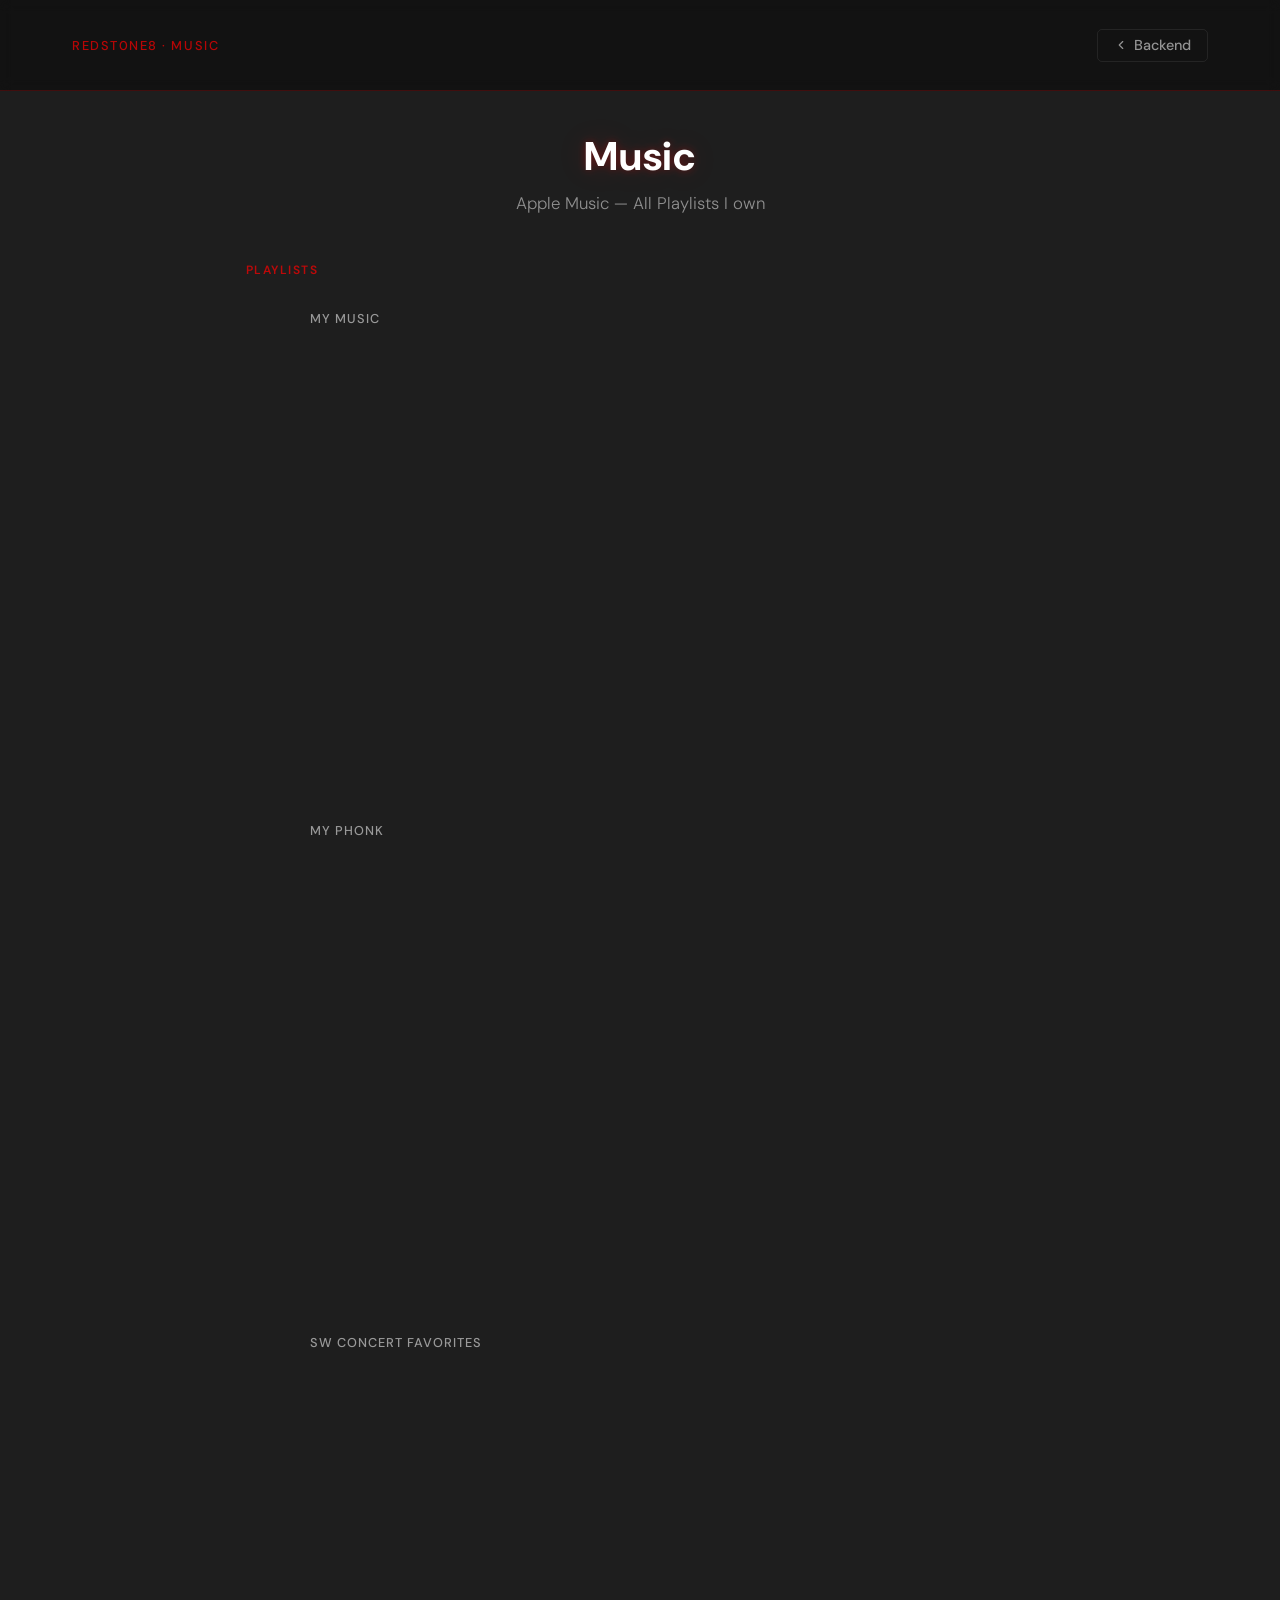
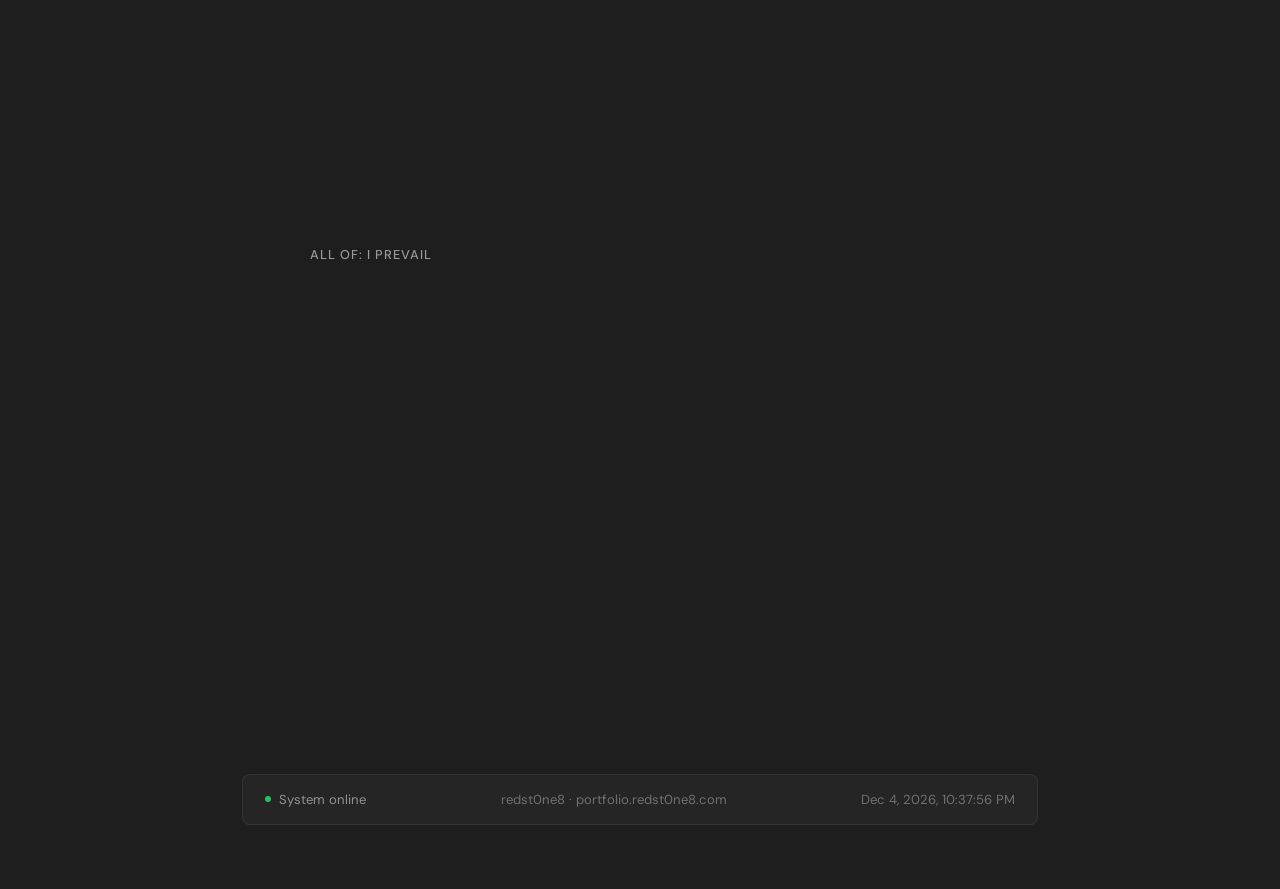
<file: media/apple-music/main.html>
<!DOCTYPE html>
<html lang="en">
<head>
    <meta charset="UTF-8">
    <meta name="viewport" content="width=device-width, initial-scale=1.0">
    <title>Music — redst0ne8</title>
    <link href="https://fonts.googleapis.com/css2?family=DM+Sans:ital,opsz,wght@0,9..40,300;0,9..40,400;0,9..40,500;0,9..40,700&display=swap" rel="stylesheet">
    <link rel="stylesheet" href="/style.css">
</head>
<body>
    <nav class="navbar">
        <div class="nav-container">
            <span class="nav-brand">redst0ne8 · Music</span>
            <a class="nav-back" href="/backend/index.html">
                <svg width="14" height="14" viewBox="0 0 24 24" fill="none" stroke="currentColor" stroke-width="2" stroke-linecap="round" stroke-linejoin="round" aria-hidden="true"><polyline points="15 18 9 12 15 6"/></svg>
                Backend
            </a>
        </div>
    </nav>
    <main class="backend-page">
        <div class="backend-header">
            <h1 class="backend-title">Music</h1>
            <p class="backend-subtitle">Apple Music — All Playlists I own</p>
        </div>
<!-- Embeds will go here -->
        <p class="section-label">Playlists</p>
        <div style="display:flex;flex-direction:column;align-items:center;gap:2rem;margin-top:2rem;">
            <div style="width:100%;max-width:660px;">
                <p style="color:rgba(255,255,255,0.55);font-size:0.8rem;font-weight:500;letter-spacing:0.08em;text-transform:uppercase;margin:0 0 0.5rem 0;">My Music</p>
                <iframe allow="autoplay *; encrypted-media *; fullscreen *; clipboard-write" frameborder="0" height="450" style="width:100%;max-width:660px;overflow:hidden;border-radius:10px;" sandbox="allow-forms allow-popups allow-same-origin allow-scripts allow-storage-access-by-user-activation allow-top-navigation-by-user-activation" src="https://embed.music.apple.com/us/playlist/my-music/pl.u-Ldbqe0ms2mK967B"></iframe>
            </div>
            <div style="width:100%;max-width:660px;">
                <p style="color:rgba(255,255,255,0.55);font-size:0.8rem;font-weight:500;letter-spacing:0.08em;text-transform:uppercase;margin:0 0 0.5rem 0;">My Phonk</p>
                <iframe allow="autoplay *; encrypted-media *; fullscreen *; clipboard-write" frameborder="0" height="450" style="width:100%;max-width:660px;overflow:hidden;border-radius:10px;" sandbox="allow-forms allow-popups allow-same-origin allow-scripts allow-storage-access-by-user-activation allow-top-navigation-by-user-activation" src="https://embed.music.apple.com/us/playlist/my-phonk/pl.u-leyl0JRcMZA5PaK"></iframe>
            </div>
            <div style="width:100%;max-width:660px;">
                <p style="color:rgba(255,255,255,0.55);font-size:0.8rem;font-weight:500;letter-spacing:0.08em;text-transform:uppercase;margin:0 0 0.5rem 0;">SW Concert Favorites</p>
                <iframe allow="autoplay *; encrypted-media *; fullscreen *; clipboard-write" frameborder="0" height="450" style="width:100%;max-width:660px;overflow:hidden;border-radius:10px;" sandbox="allow-forms allow-popups allow-same-origin allow-scripts allow-storage-access-by-user-activation allow-top-navigation-by-user-activation" src="https://embed.music.apple.com/us/playlist/sw-concert-favorites/pl.u-BNA6YVRTeXyGRkd"></iframe>
            </div>
            <div style="width:100%;max-width:660px;">
                <p style="color:rgba(255,255,255,0.55);font-size:0.8rem;font-weight:500;letter-spacing:0.08em;text-transform:uppercase;margin:0 0 0.5rem 0;">All Of: I Prevail</p>
                <iframe allow="autoplay *; encrypted-media *; fullscreen *; clipboard-write" frameborder="0" height="450" style="width:100%;max-width:660px;overflow:hidden;border-radius:10px;" sandbox="allow-forms allow-popups allow-same-origin allow-scripts allow-storage-access-by-user-activation allow-top-navigation-by-user-activation" src="https://embed.music.apple.com/us/playlist/all-of-i-prevail/pl.u-RRbVvlJumgW0eql"></iframe>
            </div>
        </div>
<!-- Status bar -->
        <div class="status-bar">
            <div class="status-item">
                <span class="status-dot"></span>
                <span class="status-label">System online</span>
            </div>
            <div class="status-item">
                <span>redst0ne8 · portfolio.redst0ne8.com</span>
            </div>
            <div class="status-item" id="ts"></div>
        </div>
    </main>
    <script>
function updateTs() {
const el = document.getElementById('ts');
const now = new Date();
el.textContent = now.toLocaleString('en-US', {
month: 'short', day: 'numeric', year: 'numeric',
hour: '2-digit', minute: '2-digit', second: '2-digit'
            });
        }
updateTs();
setInterval(updateTs, 1000);
</script>
</body>
</html>
</file>
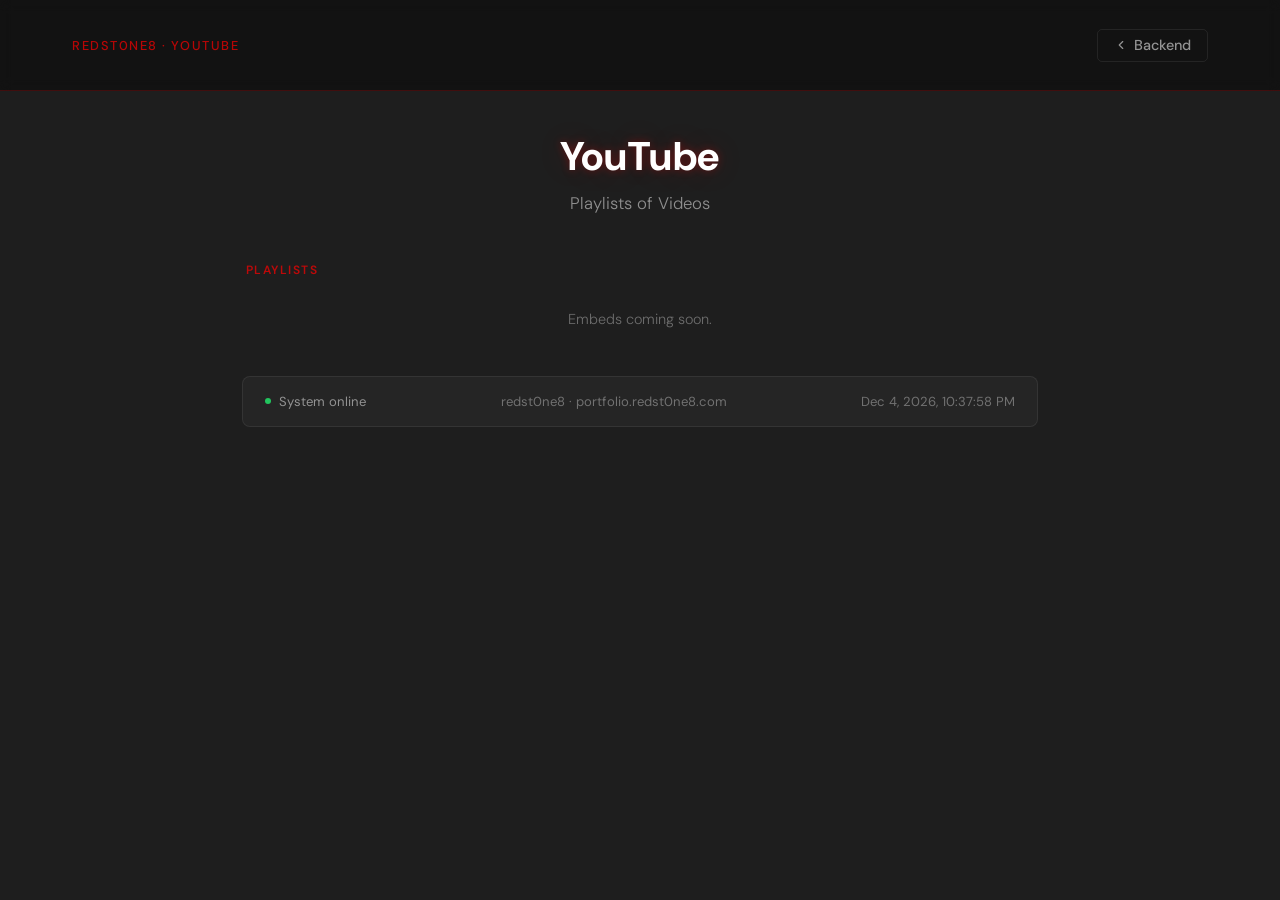
<file: media/youtube/main.html>
<!DOCTYPE html>
<html lang="en">
<head>
    <meta charset="UTF-8">
    <meta name="viewport" content="width=device-width, initial-scale=1.0">
    <title>YouTube — redst0ne8</title>
    <link href="https://fonts.googleapis.com/css2?family=DM+Sans:ital,opsz,wght@0,9..40,300;0,9..40,400;0,9..40,500;0,9..40,700&display=swap" rel="stylesheet">
    <link rel="stylesheet" href="/style.css">
</head>
<body>

    <nav class="navbar">
        <div class="nav-container">
            <span class="nav-brand">redst0ne8 · YouTube</span>
            <a class="nav-back" href="/backend/index.html">
                <svg width="14" height="14" viewBox="0 0 24 24" fill="none" stroke="currentColor" stroke-width="2" stroke-linecap="round" stroke-linejoin="round" aria-hidden="true"><polyline points="15 18 9 12 15 6"/></svg>
                Backend
            </a>
        </div>
    </nav>

    <main class="backend-page">

        <div class="backend-header">
            <h1 class="backend-title">YouTube</h1>
            <p class="backend-subtitle">Playlists of Videos</p>
        </div>

        <!-- Embeds will go here -->
        <p class="section-label">Playlists</p>

        <p style="color: rgba(255,255,255,0.35); font-size: 0.9rem; font-weight: 300; text-align: center; margin-top: 2rem;">
            Embeds coming soon.
        </p>

        <!-- Status bar -->
        <div class="status-bar">
            <div class="status-item">
                <span class="status-dot"></span>
                <span class="status-label">System online</span>
            </div>
            <div class="status-item">
                <span>redst0ne8 · portfolio.redst0ne8.com</span>
            </div>
            <div class="status-item" id="ts"></div>
        </div>

    </main>

    <script>
        function updateTs() {
            const el = document.getElementById('ts');
            const now = new Date();
            el.textContent = now.toLocaleString('en-US', {
                month: 'short', day: 'numeric', year: 'numeric',
                hour: '2-digit', minute: '2-digit', second: '2-digit'
            });
        }
        updateTs();
        setInterval(updateTs, 1000);
    </script>

</body>
</html>
</file>
<file: style.css>
/* ── Global reset ── */
* {
    margin: 0;
    padding: 0;
    box-sizing: border-box;
}

body {
    font-family: 'DM Sans', 'Segoe UI', Tahoma, Geneva, Verdana, sans-serif;
    background-color: #1e1e1e;
    color: #ffffff;
    min-height: 100vh;
    overflow-x: hidden;
}

/* ── Navbar ── */
.navbar {
    position: fixed;
    top: 0;
    left: 0;
    right: 0;
    background-color: rgba(0, 0, 0, 0.4);
    backdrop-filter: blur(6px);
    z-index: 1000;
    padding: 1.8rem 0;
    border-bottom: 1px solid rgba(255, 0, 0, 0.2);
    transition: background-color 0.3s ease;
}

.navbar:hover {
    background-color: rgba(0, 0, 0, 0.65);
}

.nav-container {
    max-width: 1200px;
    margin: 0 auto;
    padding: 0 2rem;
    display: flex;
    align-items: center;
    justify-content: space-between;
}

.nav-brand {
    font-size: 0.8rem;
    font-weight: 500;
    letter-spacing: 0.12em;
    text-transform: uppercase;
    color: rgba(255, 0, 0, 0.7);
}

.nav-back {
    color: rgba(255, 255, 255, 0.55);
    text-decoration: none;
    font-size: 0.9rem;
    font-weight: 500;
    padding: 0.4rem 1rem;
    border-radius: 5px;
    border: 1px solid rgba(255, 255, 255, 0.08);
    transition: all 0.3s ease;
    display: flex;
    align-items: center;
    gap: 0.4rem;
}

.nav-back:hover {
    color: #ff0000;
    border-color: rgba(255, 0, 0, 0.3);
    background-color: rgba(255, 0, 0, 0.07);
}

/* ── Page wrapper ── */
.backend-page {
    min-height: 100vh;
    padding: 130px 2rem 4rem;
    max-width: 860px;
    margin: 0 auto;
    animation: pageFadeIn 0.35s ease forwards;
}

@keyframes pageFadeIn {
    from { opacity: 0; transform: translateY(14px); }
    to   { opacity: 1; transform: translateY(0); }
}

/* ── Header ── */
.backend-header {
    text-align: center;
    margin-bottom: 3rem;
}

.backend-title {
    font-size: 2.5rem;
    font-weight: 700;
    color: #ffffff;
    text-shadow:
        0 0 8px rgba(255, 0, 0, 0.3),
        0 0 30px rgba(255, 0, 0, 0.15);
    margin-bottom: 0.6rem;
    letter-spacing: 0.02em;
}

.backend-subtitle {
    font-size: 1.05rem;
    color: rgba(255, 255, 255, 0.5);
    font-weight: 300;
}

/* ── Section label ── */
.section-label {
    font-size: 0.75rem;
    font-weight: 600;
    letter-spacing: 0.12em;
    text-transform: uppercase;
    color: rgba(255, 0, 0, 0.7);
    margin-bottom: 0.75rem;
    padding-left: 0.25rem;
}

/* ── Directory list ── */
.dir-list {
    display: flex;
    flex-direction: column;
    gap: 0.75rem;
    margin-bottom: 2.5rem;
}

/* ── Directory card ── */
.dir-card {
    background: rgba(255, 255, 255, 0.04);
    border: 1px solid rgba(255, 0, 0, 0.18);
    border-left: 3px solid #ff0000;
    border-radius: 8px;
    backdrop-filter: blur(12px);
    text-decoration: none;
    color: inherit;
    display: flex;
    align-items: center;
    justify-content: space-between;
    gap: 1.5rem;
    padding: 1.3rem 1.6rem;
    transition: border-color 0.3s ease, box-shadow 0.3s ease, background-color 0.3s ease, transform 0.2s ease;
}

.dir-card:hover {
    background-color: rgba(255, 0, 0, 0.07);
    border-color: rgba(255, 0, 0, 0.45);
    border-left-color: #ff0000;
    box-shadow: 0 8px 32px rgba(255, 0, 0, 0.1);
    transform: translateY(-2px);
}

.dir-card-left {
    display: flex;
    align-items: center;
    gap: 1.1rem;
    min-width: 0;
}

.dir-icon {
    flex-shrink: 0;
    width: 40px;
    height: 40px;
    border-radius: 8px;
    background: rgba(255, 0, 0, 0.1);
    border: 1px solid rgba(255, 0, 0, 0.2);
    display: flex;
    align-items: center;
    justify-content: center;
    color: #ff2222;
    font-size: 1.1rem;
}

.dir-info {
    display: flex;
    flex-direction: column;
    gap: 0.2rem;
    min-width: 0;
}

.dir-name {
    font-size: 1.05rem;
    font-weight: 600;
    color: #ffffff;
    line-height: 1.2;
}

.dir-desc {
    font-size: 0.88rem;
    color: rgba(255, 255, 255, 0.45);
    font-weight: 300;
    white-space: nowrap;
    overflow: hidden;
    text-overflow: ellipsis;
}

.dir-arrow {
    flex-shrink: 0;
    color: rgba(255, 0, 0, 0.5);
    font-size: 1.2rem;
    transition: transform 0.2s ease, color 0.2s ease;
}

.dir-card:hover .dir-arrow {
    transform: translateX(4px);
    color: #ff2222;
}

/* ── Status bar ── */
.status-bar {
    margin-top: 3rem;
    padding: 1rem 1.4rem;
    background: rgba(255, 255, 255, 0.03);
    border: 1px solid rgba(255, 255, 255, 0.07);
    border-radius: 8px;
    display: flex;
    align-items: center;
    justify-content: space-between;
    gap: 1rem;
    flex-wrap: wrap;
}

.status-item {
    display: flex;
    align-items: center;
    gap: 0.5rem;
    font-size: 0.82rem;
    color: rgba(255, 255, 255, 0.35);
    font-weight: 400;
}

.status-dot {
    width: 6px;
    height: 6px;
    border-radius: 50%;
    background: #22c55e;
    animation: pulse 2.5s ease-in-out infinite;
}

@keyframes pulse {
    0%, 100% { opacity: 1; }
    50% { opacity: 0.3; }
}

.status-label {
    color: rgba(255, 255, 255, 0.5);
}

/* ── Back to Backend button ── */
/* Usage: <a class="btn-backend" href="/backend">← Backend</a> */
.btn-backend {
    display: inline-flex;
    align-items: center;
    gap: 0.45rem;
    color: rgba(255, 255, 255, 0.55);
    text-decoration: none;
    font-size: 0.9rem;
    font-weight: 500;
    padding: 0.5rem 1.2rem;
    border-radius: 6px;
    border: 1px solid rgba(255, 0, 0, 0.2);
    background: rgba(255, 0, 0, 0.05);
    transition: all 0.3s ease;
    cursor: pointer;
}

.btn-backend:hover {
    color: #ff0000;
    border-color: rgba(255, 0, 0, 0.45);
    background: rgba(255, 0, 0, 0.1);
    box-shadow: 0 0 12px rgba(255, 0, 0, 0.08);
}

.btn-backend svg {
    flex-shrink: 0;
    transition: transform 0.2s ease;
}

.btn-backend:hover svg {
    transform: translateX(-3px);
}

/* ── Embed / iframe container ── */
.embed-container {
    width: 100%;
    border-radius: 12px;
    overflow: hidden;
    border: 1px solid rgba(255, 0, 0, 0.18);
    margin-bottom: 2rem;
}

.embed-container iframe {
    width: 100%;
    display: block;
    border: none;
}

/* ── Responsive ── */
@media (max-width: 600px) {
    .backend-title { font-size: 2rem; }
    .dir-card { padding: 1.1rem 1.2rem; }
}
</file>
<file: gaming/poker/styles.css>
/* --- Dark Mode with Green Accent Styles --- */
body { 
    font-family: Arial, sans-serif; 
    padding: 20px; 
    background-color: #121212;
    color: #e0e0e0;
    display: flex;
    flex-direction: column;
    gap: 25px;
}

.section-container {
    border: 1px solid #333; 
    border-radius: 12px; 
    background-color: #1e1e1e;
    box-shadow: 0 4px 8px rgba(0, 0, 0, 0.4);
    padding: 20px;
}

h1, h2 { 
    color: #00af00;
    margin-top: 0;
    margin-bottom: 20px;
}

h3 {
    color: #5beb5b;
    margin-top: 20px;
    margin-bottom: 15px;
}

label { 
    display: block; 
    margin-bottom: 5px; 
    font-weight: bold; 
    color: #e0e0e0;
    font-size: 0.9em;
}

select, input[type="number"], input[type="text"], button { 
    padding: 10px; 
    margin-right: 15px; 
    border-radius: 6px; 
    border: 1px solid #555;
    font-size: 1em;
    background-color: #2c2c2c;
    color: #ffffff;
}

input[type="number"] {
    width: 100px;
}

input[type="text"] {
    width: 150px;
}

button { 
    background-color: #00ce00;
    color: #121212; 
    border: none; 
    cursor: pointer; 
    transition: background-color 0.3s; 
    font-weight: bold;
}

button:hover { 
    background-color: #00e600; 
    color: white;
}

button.danger {
    background-color: #cc0000;
    color: white;
}

button.danger:hover {
    background-color: #ff0000;
}

button.warning {
    background-color: #ff8800;
    color: white;
}

button.warning:hover {
    background-color: #ffaa00;
}

button.info {
    background-color: #0088cc;
    color: white;
}

button.info:hover {
    background-color: #00aaff;
}

.flex-row { 
    display: flex; 
    align-items: flex-end; 
    gap: 20px;
    margin-bottom: 15px;
    flex-wrap: wrap;
}

.player-card {
    border: 2px solid #444;
    padding: 15px;
    border-radius: 10px;
    background-color: #252525;
    margin-top: 10px;
    width: 320px;
}

.player-card.active {
    border-color: #00ce00;
    box-shadow: 0 0 15px rgba(0, 206, 0, 0.5);
}

.player-card-header {
    display: flex;
    justify-content: space-between;
    align-items: center;
    margin-bottom: 10px;
}

.player-card label {
    display: block;
    margin-right: 0;
    margin-bottom: 5px;
}

.player-action-buttons {
    display: flex;
    gap: 5px;
    flex-wrap: wrap;
    margin-top: 10px;
}

.player-action-buttons button {
    flex: 1;
    min-width: 60px;
    padding: 8px;
    margin: 0;
    font-size: 0.9em;
}

.player-card input[type="number"],
.player-card input[type="text"],
.player-card select {
    width: calc(100% - 22px);
    margin-right: 0;
    margin-bottom: 10px;
}

.action-input-group {
    margin-top: 5px;
}

.action-input-group label {
    font-size: 0.9em;
}

.card-buttons {
    display: flex;
    gap: 5px;
    margin-top: 10px;
}

.card-buttons button {
    flex: 1;
    padding: 8px;
    margin: 0;
    font-size: 0.85em;
}

.api-key-section {
    background-color: #2a2a2a;
    padding: 15px;
    border-radius: 8px;
    margin-bottom: 20px;
}
</file>
